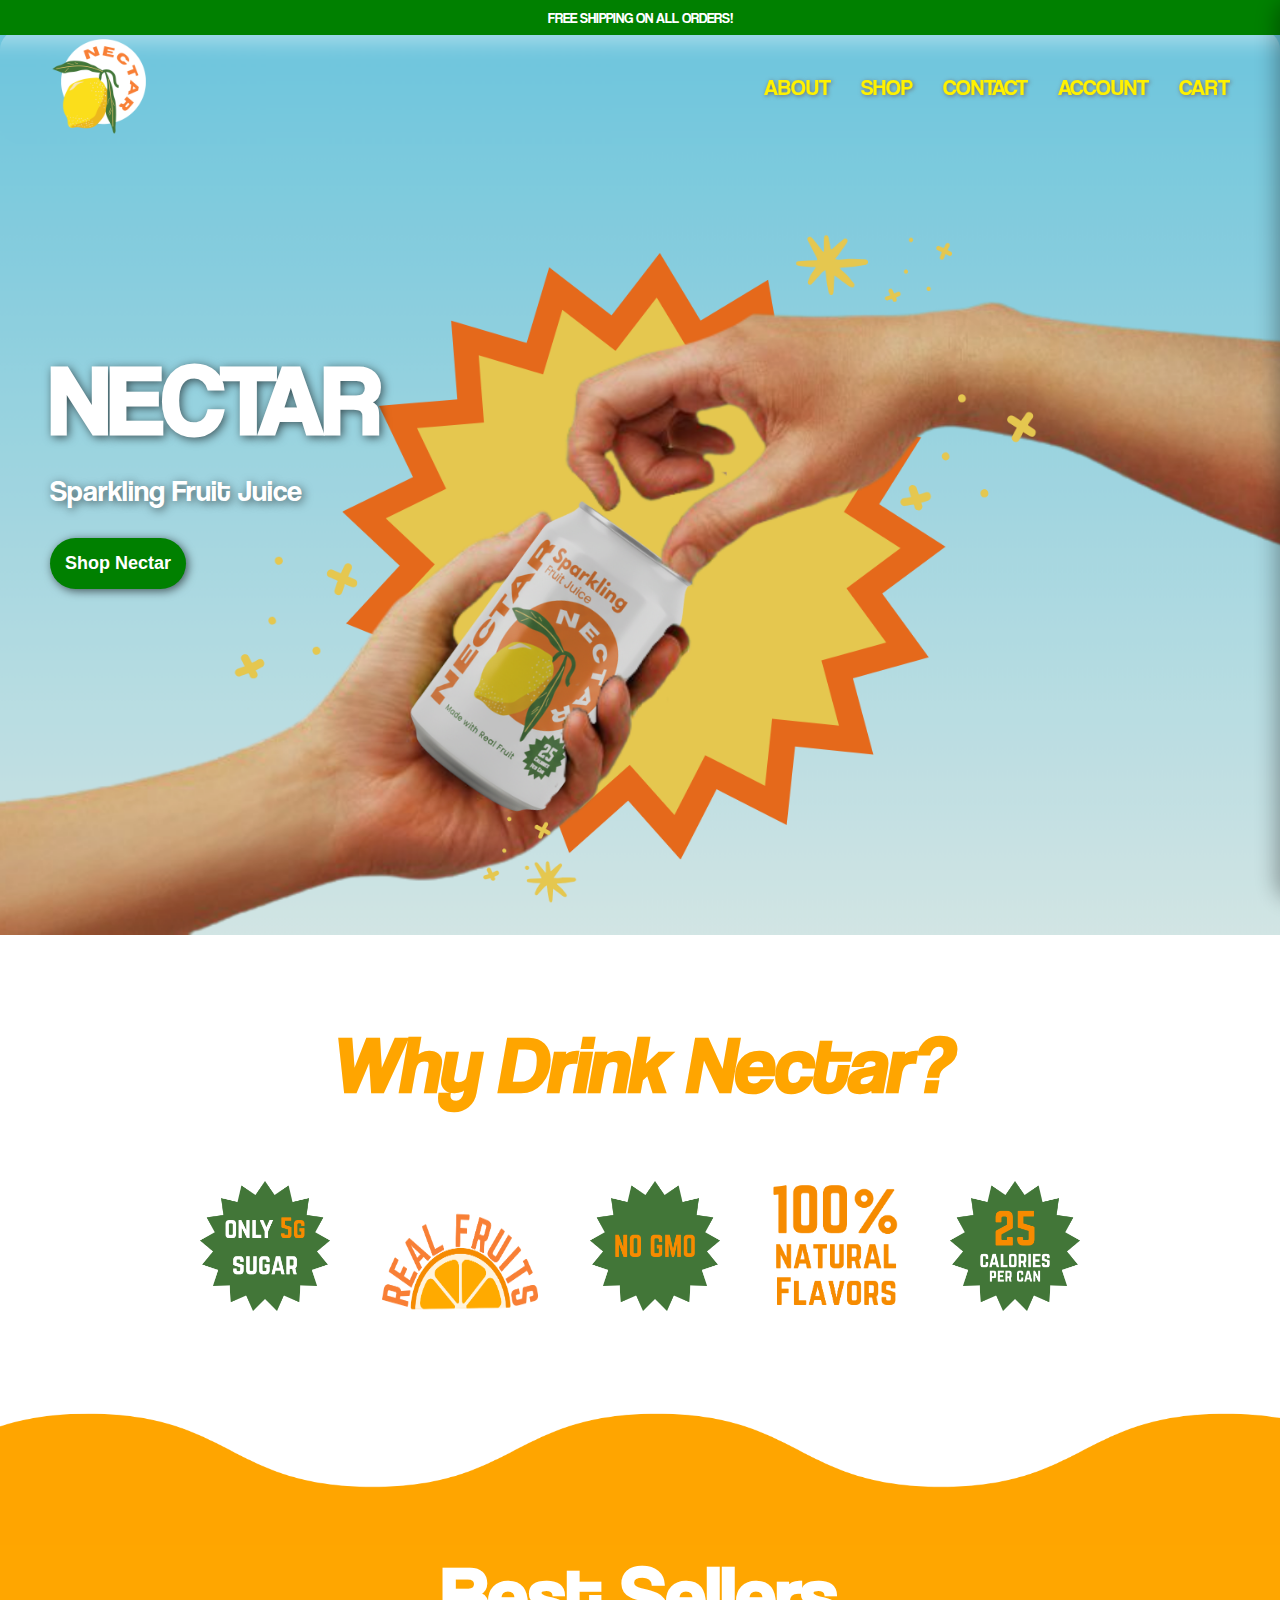
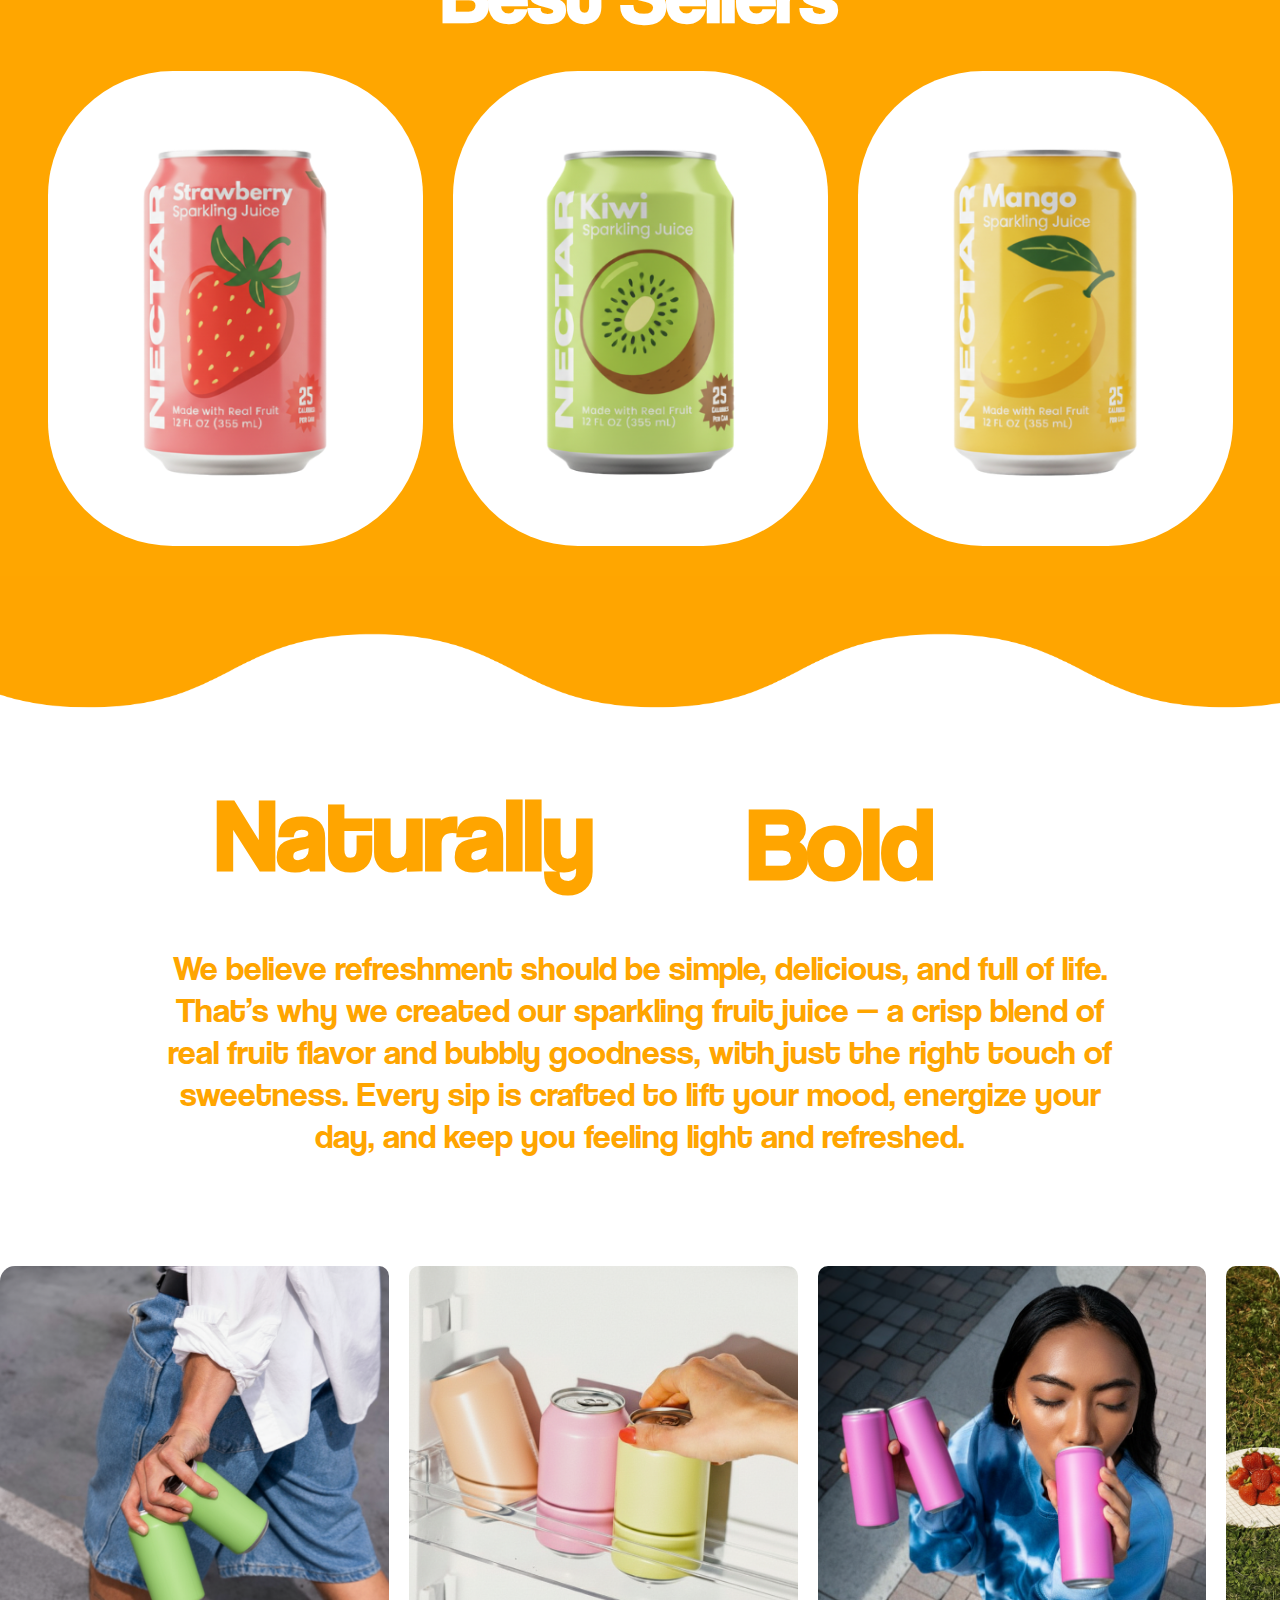
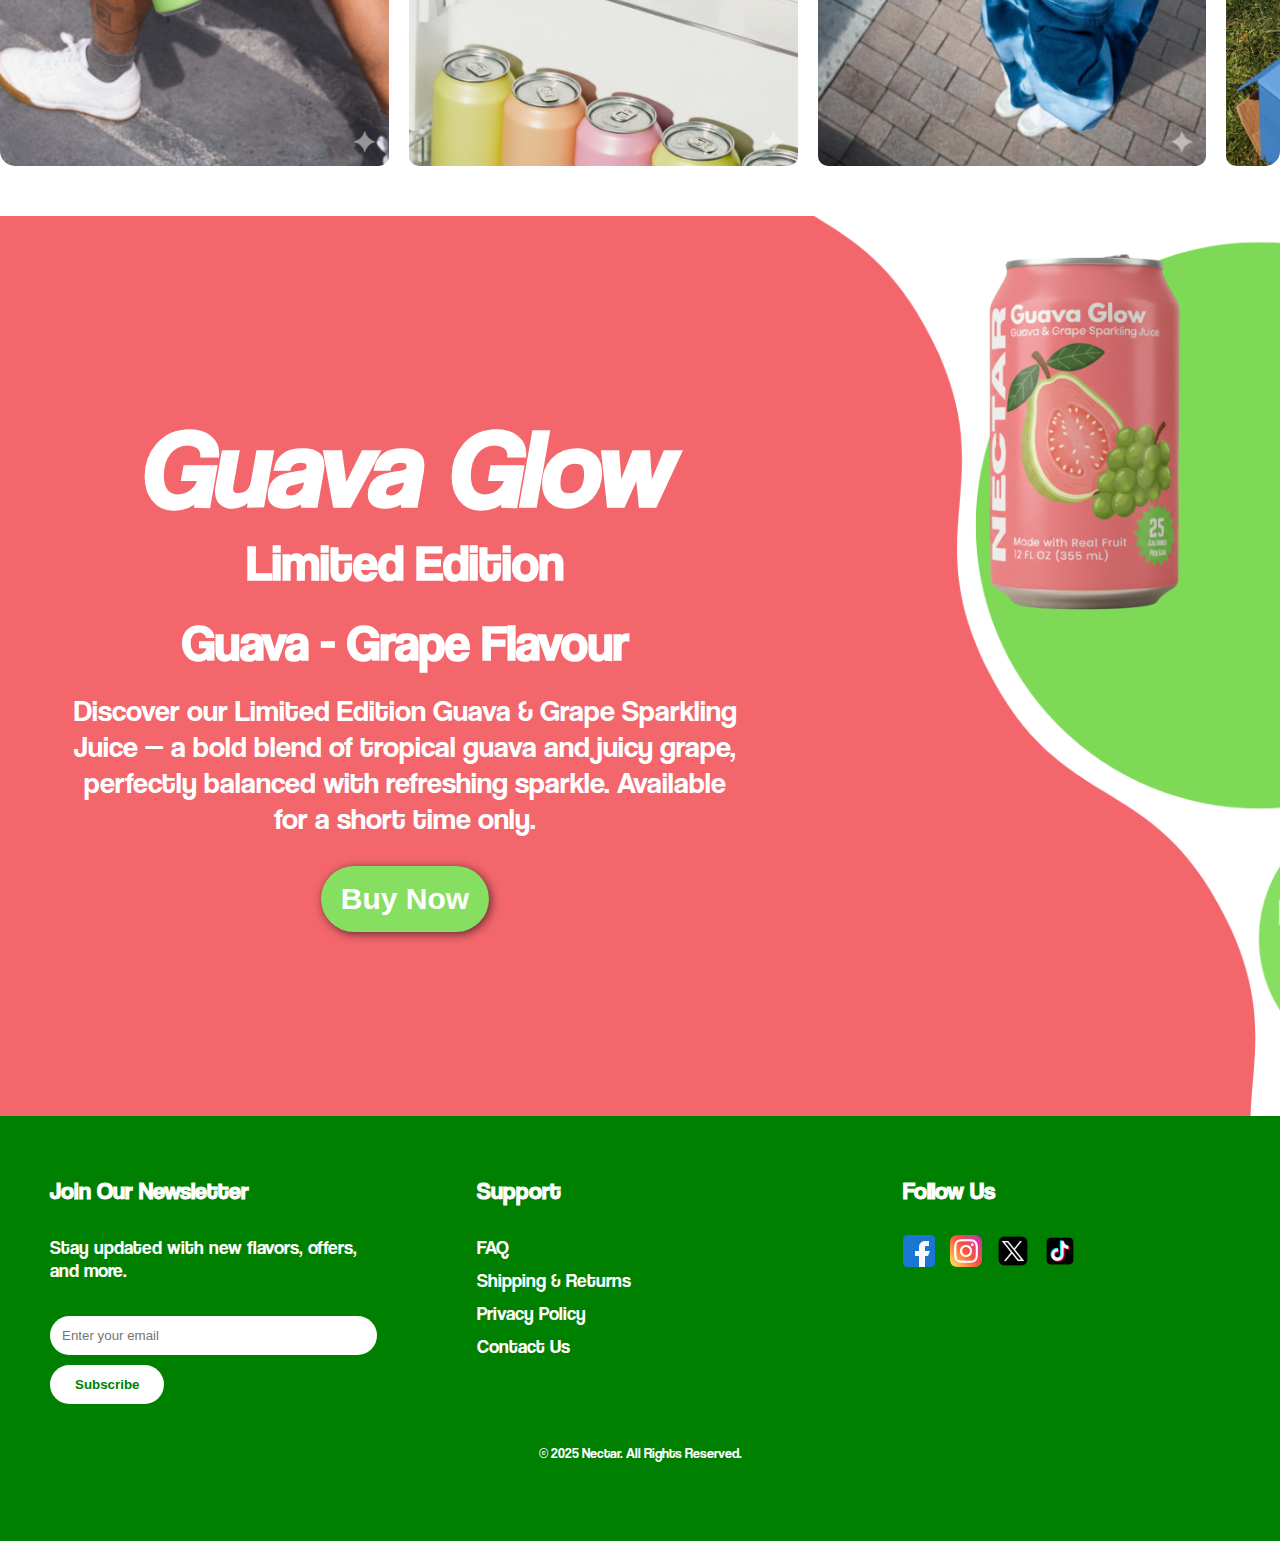
<file: index.html>
<!DOCTYPE html>
<html lang="en">
<head>
  <meta charset="UTF-8">
  <meta name="viewport" content="width=device-width, initial-scale=1.0">
  <title>NECTAR</title>
  
  <link rel="icon" type="image/x-icon" href="favicon.ico">
  <!-- CSS -->
  <link rel="stylesheet" href="style.css">
</head>


<!-- Cart Sidebar -->
<div id="cartSidebar" class="cart-sidebar">
  <div class="cart-header">
    <h2>Your Cart</h2>
    <span class="close-btn" onclick="closeCart()">&times;</span>
  </div>
  <div class="cart-items">
    <p>Your cart is empty.</p>
  </div>
  <div class="cart-footer">
    <button class="checkout-btn">Checkout</button>
  </div>
</div>

<!-- Overlay -->
<div id="cartOverlay" class="cart-overlay" onclick="closeCart()"></div>

<body>

  <!-- Top Bar -->
<div class="top-bar">
  <span class="scroll-text">FREE SHIPPING ON ALL ORDERS!</span>
</div>


  <!-- Navbar -->
  <nav>
  <div class="logo">
    <a href="index.html">
      <img src="images/logo2.png" href="index.html" alt="Nectar Logo">
    </a>
  </div>

  <!-- Main menu -->
  <ul id="mobileMenu">
    <li><a href="index.html#trim2">ABOUT</a></li>
    <li><a href="shop.html">SHOP</a></li>
    <li><a href="contact.html">CONTACT</a></li>
    <li><a href="account.html">ACCOUNT</a></li>
    <li><a href="cart.html">CART</a></li>
  </ul>

  <!-- Hamburger button -->
  <div class="hamburger" onclick="toggleMenu()">
    <div></div>
    <div></div>
    <div></div>
  </div>
</nav>

<!-- Overlay -->
<div id="cartOverlay" class="cart-overlay" onclick="closeCart()"></div>


  <!-- Hero Section -->
  <section class="hero">
    <div class="hero-text">
      <h1>NECTAR</h1>
      <p>Sparkling Fruit Juice</p>
      <button>Shop Nectar</button>
    </div>
  </section>

  <section class="content">

    <h1 class="img-title">Why Drink Nectar?</h1>

    <!-- Fun Facts -->
    <div class="img-facts">
      <img src="images/fact3.png" alt="No GMO">
      <img src="images/fact1.png" alt="Real Fruits" id="Real-Fruits">
      <img src="images/fact2.png" alt="Only 5g Sugar">
      <img src="images/fact5.png" alt="Natural Flavors">
      <img src="images/fact4.png" alt="25 Calories">
    </div>

    <div class="trim">
    <img src="images/trim1.png" id="trim1">
    </div>

    <section>

  <div class="image-container">
    <h1>Best Sellers</h1>
    <div class="drinks">
      
      <!-- Product 1 -->
      <div class="product">
        <img src="images/1.png" alt="Main Image" class="main-img">
        <img src="images/2.png" alt="Hover Image" class="hover-img">
        <button class="add-to-cart">Add to Cart</button>
        <p>Strawberry Sparkling Soda is a refreshing, bubbly drink 
          bursting with the sweet and tangy flavor of ripe strawberries. 
          Light, fizzy, and crisp, it’s the perfect balance of fruity sweetness 
          and sparkling refreshment.
        </p>
      </div>

      <!-- Product 2 -->
      <div class="product">
        <img src="images/3.png" alt="Main Image" class="main-img">
        <img src="images/4.png" alt="Hover Image" class="hover-img">
        <button class="add-to-cart">Add to Cart</button>
        <p>Kiwi Sparkling Soda is a zesty, invigorating drink with the bright, 
          tropical flavor of fresh kiwi. Lightly sweet with a crisp fizz, 
          it delivers a refreshing burst of tangy green goodness.
        </p>
      </div>

      <!-- Product 3 -->
      <div class="product">
        <img src="images/5.png" alt="Main Image" class="main-img">
        <img src="images/6.png" alt="Hover Image" class="hover-img">
        <button class="add-to-cart">Add to Cart</button>
        <p>Mango Sparkling Soda is a tropical delight, blending the juicy 
          sweetness of ripe mango with a crisp, bubbly fizz. Smooth, fruity, 
          and refreshing, it’s sunshine in every sip.
        </p>
      </div>

    </div>
  </div>
</section>

    <div class="trim2">
    <img src="images/trim2.png" id="trim2">
    </div>

<section class="quote" id="quote">
  Naturally 
  <span class="flip-container">
    <span class="flip-words">
      <span>Bold</span>
      <span>Refreshing</span>
      <span>Nectar</span>
    </span>
  </span>
</section>



<div class="about">
      <p>
        We believe refreshment should be simple, delicious, and full of life. 
        That’s why we created our sparkling fruit juice — a crisp blend of real fruit flavor and bubbly goodness, 
        with just the right touch of sweetness. Every sip is crafted to lift your mood, energize your day, 
        and keep you feeling light and refreshed.
      </p>
    </div>

    <div class="carousel">
  <div class="carousel-track">
    <img src="images/carousel1.png" alt="Photo 1">
    <img src="images/carousel2.png" alt="Photo 2">
    <img src="images/carousel3.png" alt="Photo 3">
    <img src="images/carousel4.png" alt="Photo 4">
    <img src="images/carousel5.png" alt="Photo 5">

    <!-- duplicate images for seamless loop -->

        <img src="images/carousel1.png" alt="Photo 1">
    <img src="images/carousel2.png" alt="Photo 2">
    <img src="images/carousel3.png" alt="Photo 3">
    <img src="images/carousel4.png" alt="Photo 4">
    <img src="images/carousel5.png" alt="Photo 5">

  </div>
</div>

<section class="shape-hero">
  <img src="images/limited-edition1.png" alt="Decorative shape" class="hero-bg">

  <div class="hero-content">
    <h1>Guava Glow</h1>
    <h2>Limited Edition</h2>
    <h2>Guava - Grape Flavour</h2>
    <p>Discover our Limited Edition Guava & Grape Sparkling Juice — 
      a bold blend of tropical guava and juicy grape, 
      perfectly balanced with refreshing sparkle. Available for a short time only.

    </p>
    <button class="shape-buynow">Buy Now</button>
  </div>

  <div class="hero-image">
    <img src="images/guava-grape.png" alt="Can">
  </div>
</section>


</section>
      </div>
    </div>
  </div>

<footer class="footer">
  <div class="footer-container">

    <!-- Newsletter -->
    <div class="footer-newsletter">
      <h2>Join Our Newsletter</h2>
      <p>Stay updated with new flavors, offers, and more.</p>
      <form class="newsletter-form">
        <input type="email" placeholder="Enter your email" required>
        <button type="submit">Subscribe</button>
      </form>
    </div>

    <!-- Support -->
    <div class="footer-support">
      <h2>Support</h2>
      <ul>
        <li><a href="#">FAQ</a></li>
        <li><a href="#">Shipping & Returns</a></li>
        <li><a href="#">Privacy Policy</a></li>
        <li><a href="#">Contact Us</a></li>
      </ul>
    </div>

    <!-- Socials -->
    <div class="footer-socials">
      <h2>Follow Us</h2>
      <div class="social-icons">
        <a href="#"><img src="images/facebook.png" alt="Facebook"></a>
        <a href="#"><img src="images/instagram.png" alt="Instagram"></a>
        <a href="#"><img src="images/twitter.png" alt="Twitter"></a>
        <a href="#"><img src="images/tiktok.png" alt="TikTok"></a>
      </div>
    </div>

  </div>

  <div class="footer-bottom">
    <p>&copy; 2025 Nectar. All Rights Reserved.</p>
  </div>
</footer>





</body>
</html>

 <script src="script.js"></script>
</file>
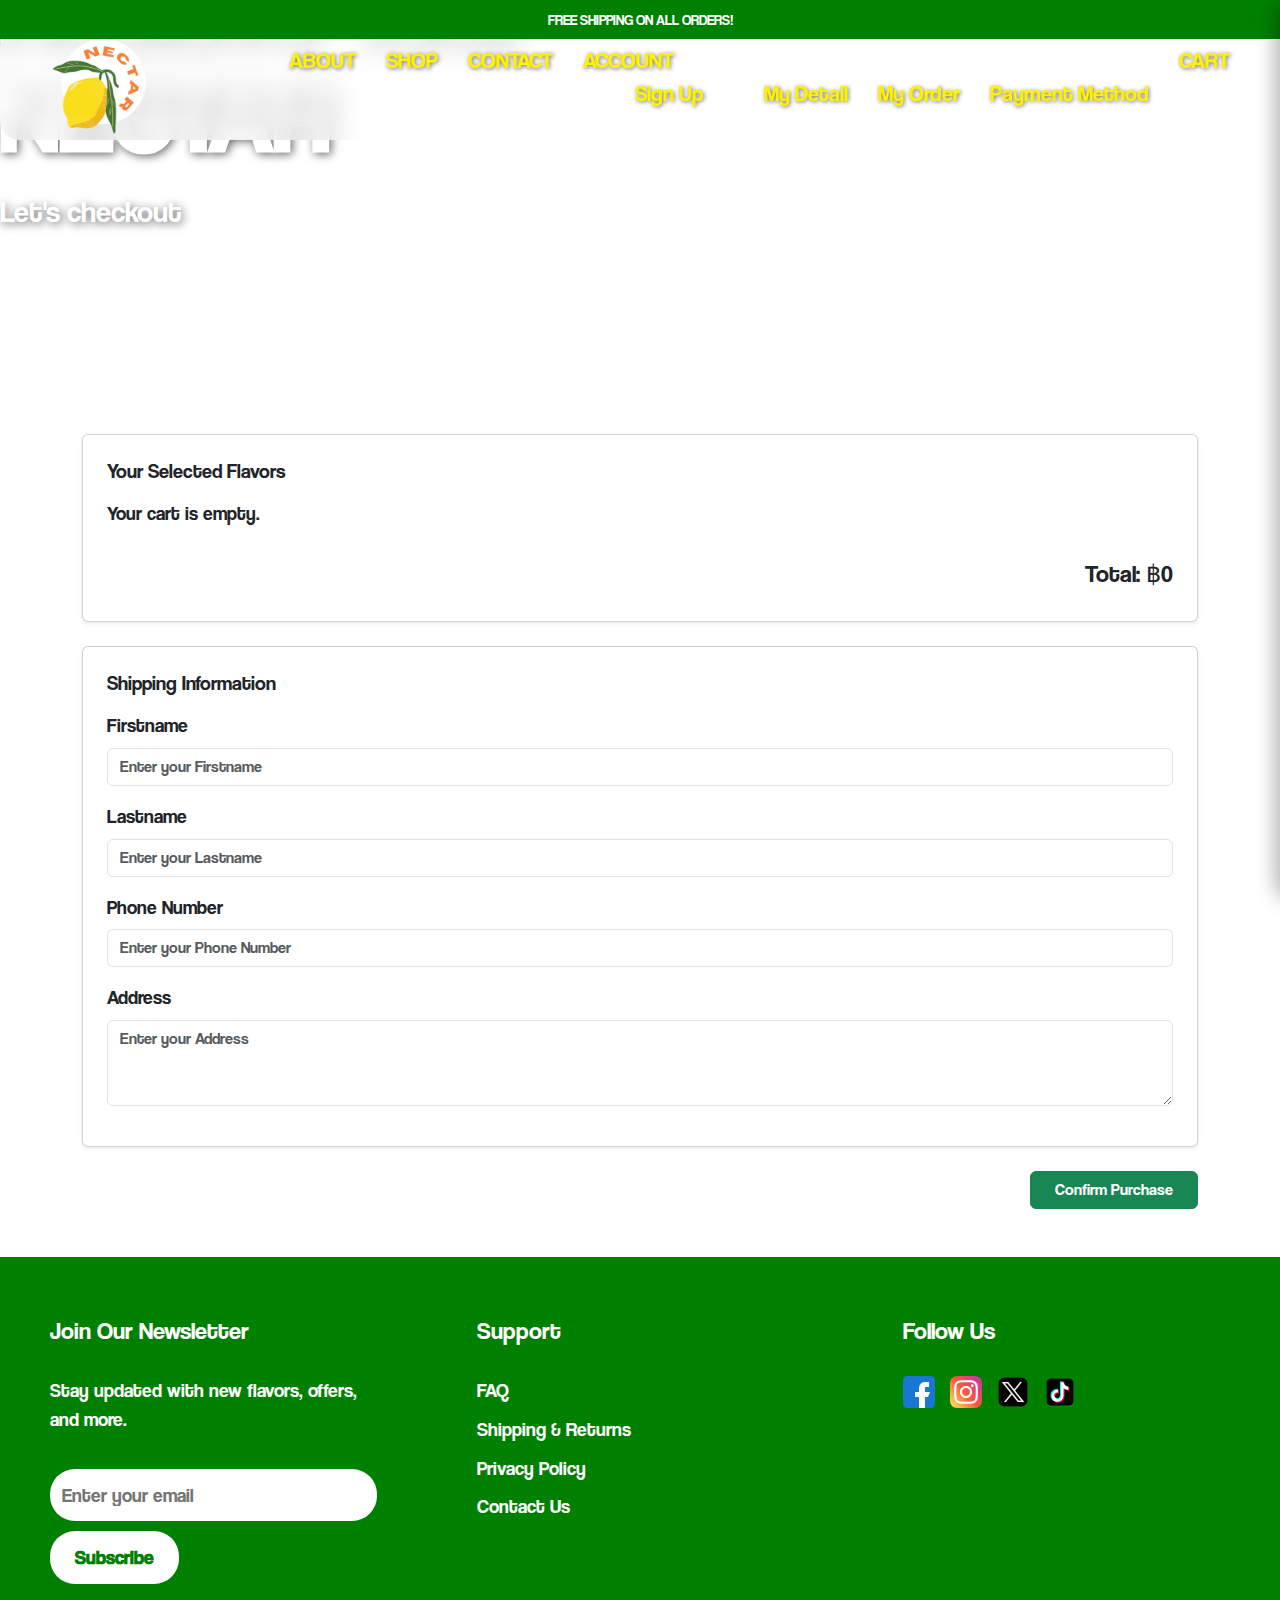
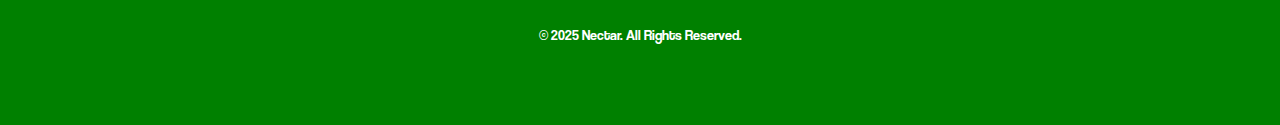
<file: checkout.html>
<!DOCTYPE html>
<html lang="en">
<head>
  <meta charset="UTF-8" />
  <meta name="viewport" content="width=device-width, initial-scale=1.0"/>
    <link rel="icon" type="image/x-icon" href="images/favicon.png" />
    <link href="https://cdn.jsdelivr.net/npm/bootstrap@5.3.2/dist/css/bootstrap.min.css" rel="stylesheet" />
    <link rel="stylesheet" href="style.css" />

  <title>NECTAR - Checkout</title>

</head>



<body>

<section class="header-elements">
  <!-- Cart Sidebar -->
  <div id="cartSidebar" class="cart-sidebar">
    <div class="cart-header">
      <h2>Your Cart</h2>
      <span class="close-btn" onclick="closeCart()">&times;</span>
    </div>
    <div class="cart-items">
      <p>Your cart is empty.</p>
    </div>
    <div class="cart-footer">
      <button class="checkout-btn" onclick="goToCheckout()">Checkout</button>
    </div>
  </div>

  <!-- Overlay -->
  <div id="cartOverlay" class="cart-overlay" onclick="closeCart()"></div>

  <!-- Top Bar -->
  <div class="top-bar">
    <span class="scroll-text">FREE SHIPPING ON ALL ORDERS!</span>
  </div>

  <!-- Navbar (start) -->
  <nav>

    <div class="logo">
      <a href="index.html">
        <img src="images/logo2.png" href="index.html" alt="Nectar Logo">
      </a>
    </div>

    <!-- Main Menu -->
    <ul id="mobileMenu">
      <li><a href="index.html#trim2">ABOUT</a></li>
      <li><a href="shop.html">SHOP</a></li>
      <li><a href="contact.html">CONTACT</a></li>

      <li class="account-menu">
        <a href="#">ACCOUNT</a>
        <ul class="dropdown">
          <li><a href="signup.html" id="signupButton">Sign Up</a></li>
          <hr>
          <li><a href="detail.html">My Detail</a></li>
          <li><a href="order.html">My Order</a></li>
          <li><a href="payment.html">Payment Method</a></li>
        </ul>
      </li>
      <li><a href="cart.html">CART</a></li>
    </ul>

    <!-- Hamburger Button -->
    <div class="hamburger" onclick="toggleMenu()">
      <div></div>
      <div></div>
      <div></div>
    </div>

  </nav>
  <!-- Navbar (end) -->
</section>


<!-- Checkout Hero Section -->
<section class="checkout-hero">
  <div class="hero-text">
    <h1>Recieve Your NECTAR</h1>
      <p>Let's checkout</p>
  </div>
</section>



<!-- Checkout Section -->
<div class="container my-5">
  <h2 class="text-center mb-4">Checkout</h2>

  <!-- Cart Summary -->
  <div class="card p-4 shadow-sm mb-4">
    <h5 class="mb-3">Your Selected Flavors</h5>
    <div id="checkoutItems"></div>
    <div class="text-end mt-3">
      <h4>Total: ฿<span id="checkoutTotal">0</span></h4>
    </div>
  </div>

  <!-- Shipping Info -->
  <div class="card p-4 shadow-sm mb-4">
    <h5 class="mb-3">Shipping Information</h5>
    <div class="mb-3">
      <label for="name" class="form-label">Firstname</label>
      <input type="text" id="name" class="form-control" placeholder="Enter your Firstname" required>
    </div>
    <div class="mb-3">
      <label for="name" class="form-label">Lastname</label>
      <input type="text" id="lastname" class="form-control" placeholder="Enter your Lastname" required>
    </div>
    <div class="mb-3">
      <label for="name" class="form-label">Phone Number</label>
      <input type="text" id="tel" class="form-control" placeholder="Enter your Phone Number" required>
    </div>
    <div class="mb-3">
      <label for="address" class="form-label">Address</label>
      <textarea id="address" class="form-control" rows="3" placeholder="Enter your Address" required></textarea>
    </div>
  </div>

  <!-- Confirm Button & Order Name -->
  <div class="text-end">
    <button class="btn btn-success px-4" onclick="confirmCheckout()">Confirm Purchase</button>
    <div id="orderNameDisplay" class="alert alert-info d-none mt-3"></div>
  </div>
</div>



<footer class="footer">
  <!-- Footer -->
  <div class="footer-container">
    <!-- Newsletter -->
    <div class="footer-newsletter">
      <h2>Join Our Newsletter</h2>
        <p>Stay updated with new flavors, offers, and more.</p>
        <form class="newsletter-form" onsubmit="newsletter()">
          <input type="email" placeholder="Enter your email" id="footer-email" required>
          <button type="submit">Subscribe</button>
        </form>
    </div>
    <!-- Support -->
    <div class="footer-support">
      <h2>Support</h2>
        <ul>
          <li><a href="#">FAQ</a></li>
          <li><a href="#">Shipping & Returns</a></li>
          <li><a href="#">Privacy Policy</a></li>
          <li><a href="contact.html">Contact Us</a></li>
        </ul>
    </div>
    <!-- Socials -->
    <div class="footer-socials">
      <h2>Follow Us</h2>
        <div class="social-icons">
          <a href="#"><img src="images/facebook.png" alt="Facebook"></a>
          <a href="#"><img src="images/instagram.png" alt="Instagram"></a>
          <a href="#"><img src="images/twitter.png" alt="Twitter"></a>
          <a href="#"><img src="images/tiktok.png" alt="TikTok"></a>
        </div>
    </div>
  </div>

  <div class="footer-bottom">
    <p>&copy; 2025 Nectar. All Rights Reserved.</p>
  </div>
</footer>
  
<!-- JS SCRIPT -->
<script src="js/script.js"></script>

<script>
  function getCart() {
    return JSON.parse(localStorage.getItem('cart')) || [];
  }

  function renderCheckout() {
    const container = document.getElementById('checkoutItems');
    const totalDisplay = document.getElementById('checkoutTotal');
    const cart = getCart();
    let total = 0;

    if (cart.length === 0) {
      container.innerHTML = "<p>Your cart is empty.</p>";
      totalDisplay.textContent = "0";
      return;
    }

    container.innerHTML = '';
    cart.forEach(item => {
      const itemTotal = item.price * item.quantity;
      total += itemTotal;

      const div = document.createElement('div');
      div.className = "d-flex justify-content-between align-items-center p-2 mb-2 border rounded";
      div.innerHTML = `
        <div>
          <span class="fw-bold text-primary">Flavor: ${item.name}</span>
          <span class="text-muted ms-2">฿${item.price} × ${item.quantity}</span>
        </div>
        <div><strong>฿${itemTotal}</strong></div>
      `;
      container.appendChild(div);
    });

    totalDisplay.textContent = total;
  }

  function confirmCheckout() {
    const cart = getCart();
    if (cart.length === 0) {
      alert("Your cart is empty. Please add items before confirming your purchase.");
      return;
    }

    const name = document.getElementById('name').value.trim();
    const lastname = document.getElementById('lastname').value.trim();
    const address = document.getElementById('address').value.trim();
    const tel = document.getElementById('tel').value.trim();
    const orderNameDisplay = document.getElementById('orderNameDisplay');

    if (!name || !lastname || !address || !tel) {
      alert("Please fill out all required fields before confirming.");
      return;
    }

    alert(`Thank you for your purchase, ${name} ${lastname}!\nYour order will be shipped to:\n${address}\nPhone: ${tel}`);

    localStorage.removeItem('cart');
    renderCheckout();

    document.getElementById('name').value = '';
    document.getElementById('lastname').value = '';
    document.getElementById('address').value = '';
    document.getElementById('tel').value = '';

    orderNameDisplay.textContent = `Order confirmed for ${name} ${lastname}`;
    orderNameDisplay.classList.remove('d-none');
  }

  document.addEventListener('DOMContentLoaded', renderCheckout);
</script>

</body>
</html>
</file>
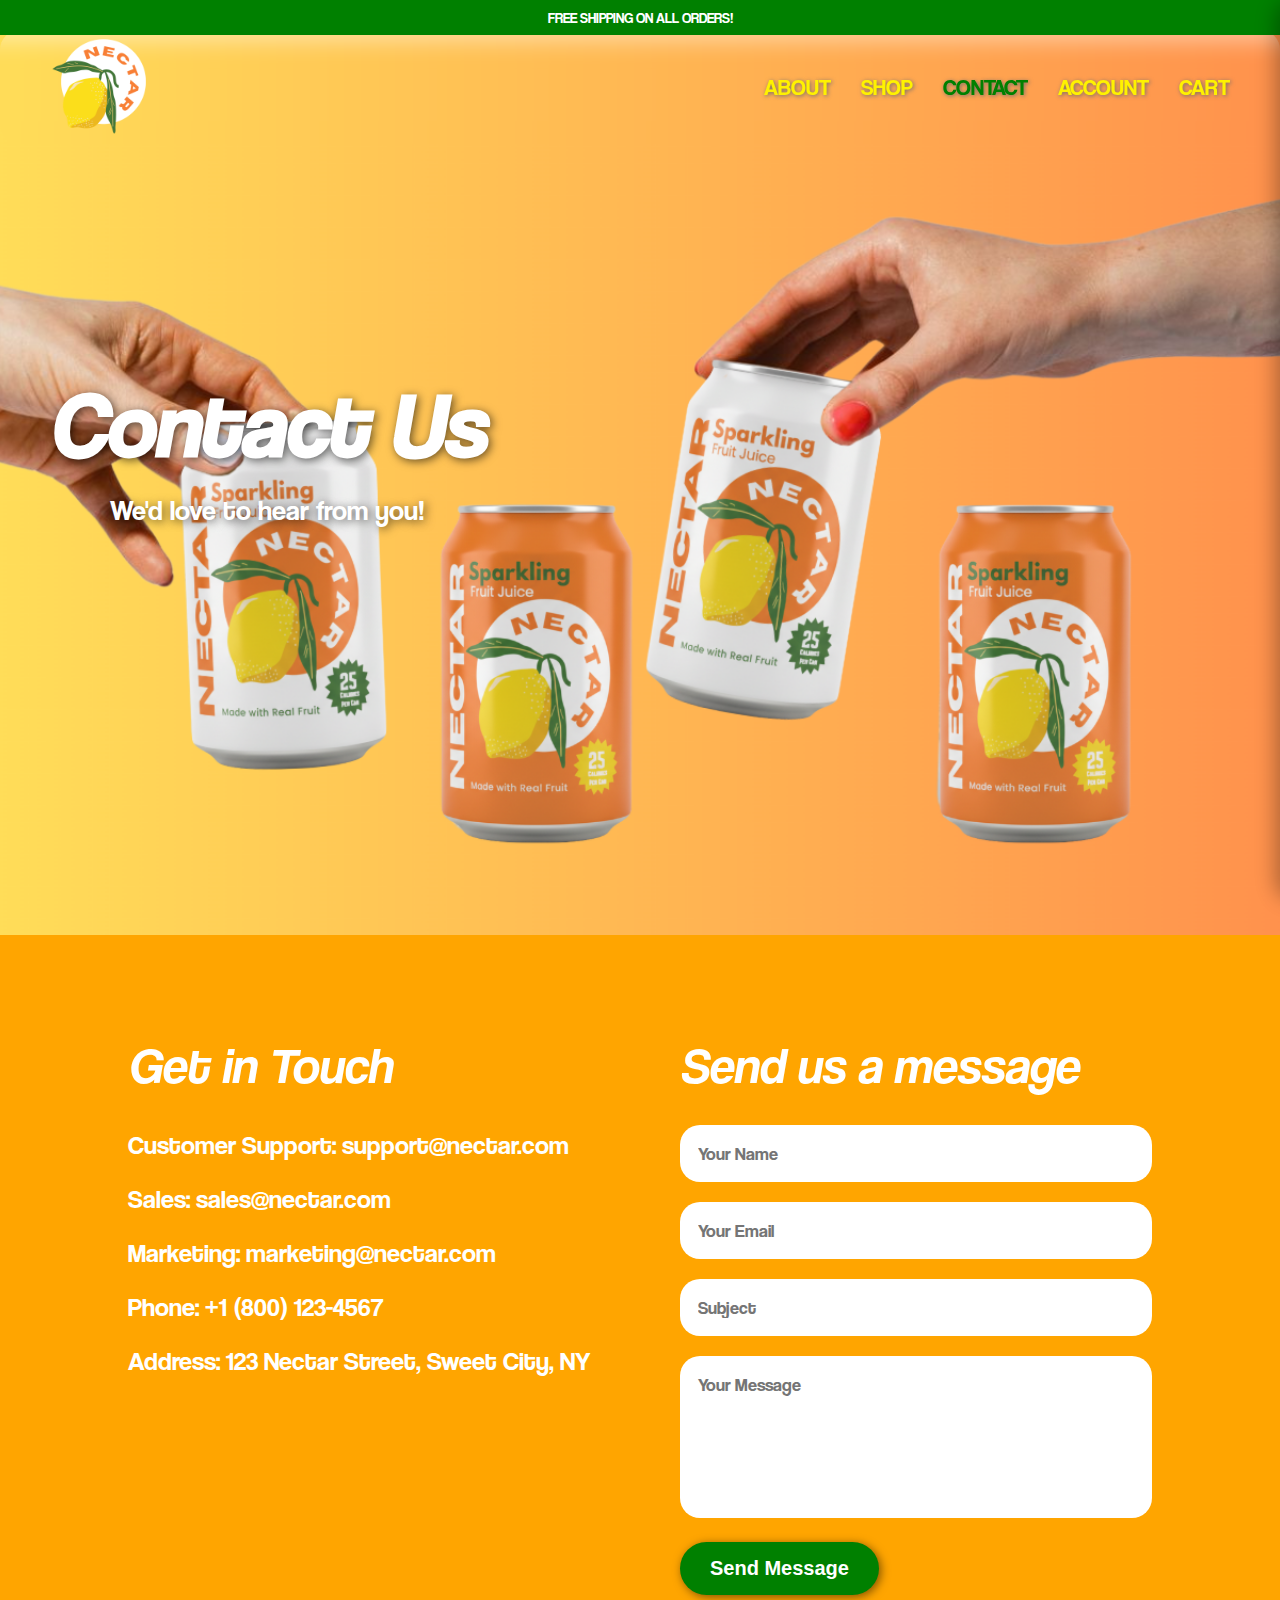
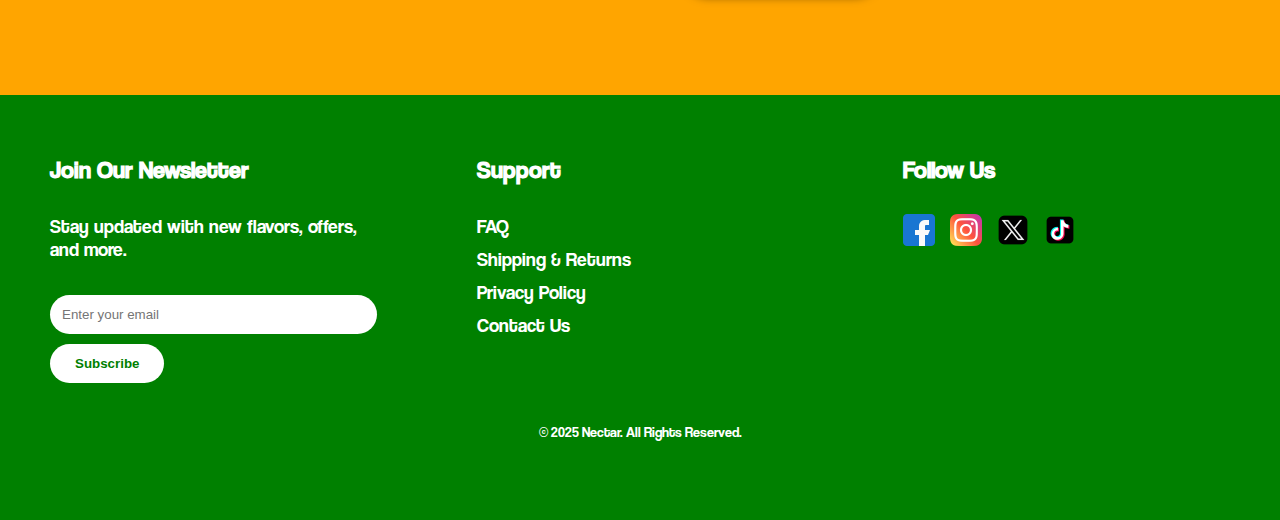
<file: contact.html>
<!DOCTYPE html>
<html lang="en">
<head>
  <meta charset="UTF-8">
  <meta name="viewport" content="width=device-width, initial-scale=1.0">
  <title>Contact - NECTAR</title>
  <link rel="stylesheet" href="style.css">
  <link rel="icon" type="image/x-icon" href="favicon.ico">
</head>


<!-- Cart Sidebar -->
<div id="cartSidebar" class="cart-sidebar">
  <div class="cart-header">
    <h2>Your Cart</h2>
    <span class="close-btn" onclick="closeCart()">&times;</span>
  </div>
  <div class="cart-items">
    <p>Your cart is empty.</p>
  </div>
  <div class="cart-footer">
    <button class="checkout-btn">Checkout</button>
  </div>
</div>

<body>

  <!-- Top Bar -->
  <div class="top-bar">
    <span class="scroll-text">FREE SHIPPING ON ALL ORDERS!</span>
  </div>

  <!-- Navbar -->
  <nav>
  <div class="logo">
    <a href="index.html">
      <img src="images/logo2.png" href="index.html" alt="Nectar Logo">
    </a>
  </div>

  <!-- Main menu -->
  <ul id="mobileMenu">
    <li><a href="index.html#trim2">ABOUT</a></li>
    <li><a href="shop.html">SHOP</a></li>
    <li><a href="contact.html" style="color: green;">CONTACT</a></li>
    <li><a href="account.html">ACCOUNT</a></li>
    <li><a href="cart.html">CART</a></li>
  </ul>

  <!-- Hamburger button -->
  <div class="hamburger" onclick="toggleMenu()">
    <div></div>
    <div></div>
    <div></div>
  </div>
</nav>

  <!-- Contact Hero Section -->
  <section class="contact-hero">
    <div class="hero-text">
      <h1>Contact Us</h1>
      <p>We'd love to hear from you!</p>
    </div>
  </section>

 <!-- Contact Section Split -->
<section class="contact-split">
  <!-- Left side: Contact info -->
  <div class="contact-info">
    <h2>Get in Touch</h2>
    <p><strong>Customer Support:</strong> support@nectar.com</p>
    <p><strong>Sales:</strong> sales@nectar.com</p>
    <p><strong>Marketing:</strong> marketing@nectar.com</p>
    <p><strong>Phone:</strong> +1 (800) 123-4567</p>
    <p><strong>Address:</strong> 123 Nectar Street, Sweet City, NY</p>
  </div>

  <!-- Right side: Contact form -->
  <div class="contact-form-container">
    <h2>Send us a message</h2>
    <form class="contact-form" action="#" method="POST">
      <input type="text" name="name" placeholder="Your Name" required>
      <input type="email" name="email" placeholder="Your Email" required>
      <input type="text" name="subject" placeholder="Subject" required>
      <textarea name="message" rows="6" placeholder="Your Message" required></textarea>
      <button type="submit">Send Message</button>
    </form>
  </div>
</section>

  <!-- Footer -->
  <footer class="footer">
    <div class="footer-container">

      <!-- Newsletter -->
      <div class="footer-newsletter">
        <h2>Join Our Newsletter</h2>
        <p>Stay updated with new flavors, offers, and more.</p>
        <form class="newsletter-form">
          <input type="email" placeholder="Enter your email" required>
          <button type="submit">Subscribe</button>
        </form>
      </div>

      <!-- Support -->
      <div class="footer-support">
        <h2>Support</h2>
        <ul>
          <li><a href="#">FAQ</a></li>
          <li><a href="#">Shipping & Returns</a></li>
          <li><a href="#">Privacy Policy</a></li>
          <li><a href="#">Contact Us</a></li>
        </ul>
      </div>

      <!-- Socials -->
      <div class="footer-socials">
        <h2>Follow Us</h2>
        <div class="social-icons">
          <a href="#"><img src="images/facebook.png" alt="Facebook"></a>
          <a href="#"><img src="images/instagram.png" alt="Instagram"></a>
          <a href="#"><img src="images/twitter.png" alt="Twitter"></a>
          <a href="#"><img src="images/tiktok.png" alt="TikTok"></a>
        </div>
      </div>

    </div>

    <div class="footer-bottom">
      <p>&copy; 2025 Nectar. All Rights Reserved.</p>
    </div>
  </footer>

  <script src="script.js"></script>
</body>
</html>
</file>
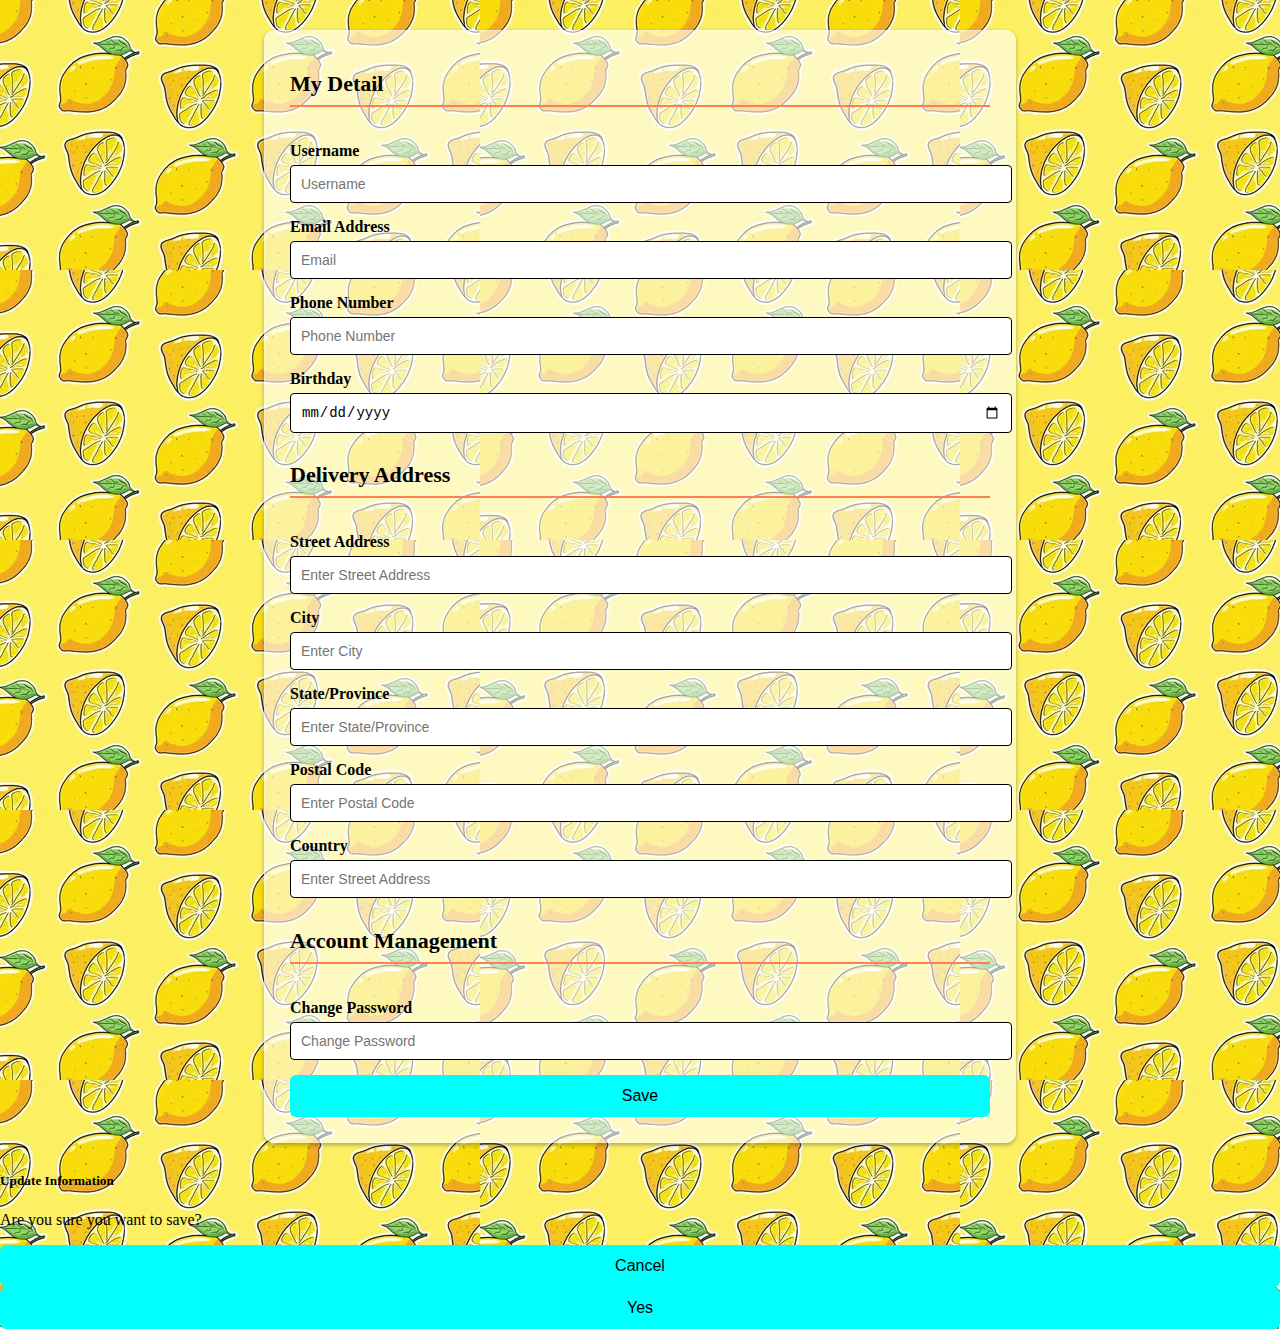
<file: detail.html>
<!DOCTYPE html>
<html lang="en">
<head>
    <meta charset="UTF-8">
    <meta name="viewport" content="width=device-width, initial-scale=1.0">
    <link rel="icon" type="image/x-icon" href="images/favicon.png" />
    <link href="https://cdn.jsdelivr.net/npm/bootstrap@5.3.8/dist/css/bootstrap.min.css" rel="stylesheet" integrity="sha384-sRIl4kxILFvY47J16cr9ZwB07vP4J8+LH7qKQnuqkuIAvNWLzeN8tE5YBujZqJLB" crossorigin="anonymous">
    <title>My Details</title>

    <style>
        body{
            
            margin: 0;
            padding: 0px;
            background: url("images/lemon.webp");
            
        }
        .personal-detail{
            max-width: 700px;
            margin: 30px auto;
            background: rgb(255,255,255,0.6);
            padding: 25px;
            border-radius: 10px;
            box-shadow: 0px 2px 4px rgba(0, 0, 0, 0.3);
            border: 1px solid rgb(255,255,255,0.3);
       

        }
        h1{
            font-family: 'Trebuchet MS';
            font-size:  22px;
            margin-bottom: 20px;
            border-bottom: 2px solid #ff7f50 ;
            padding-bottom: 8px;
            color: black;
            font-family: Georgia;
            font-weight: bold;
        }
        form{
            display: grid;
            grid-gap:15px;
        }
        .form-group{
            display: flex;
            flex-direction: column;
        }
        label{
            display: block;
            font-weight: bold;
            margin-bottom: 5px;
        }
        input{
            outline: none;
            width: 100%;
            padding: 10px;
            font-size: 14px;
            border: 1px solid black;
            border-radius: 4px;
        }
        button{
            background-color: aqua;
            color:black;
            padding: 12px;
            border: none;
            border-radius: 6px;
            font-size: 16px;
            cursor:pointer;
            width: 100%;
        }
        button:hover{
            background-color: aqua;
        }
        @media (max-width:600px){
            .personal-detail{
                padding: 20px;
            }
        }

    </style>
</head>
<body>

        <div class="personal-detail">
            <div id="detail">
                <form>
                    <h1>My Detail</h1>

                    <div class="required form-group ">
                        <label>Username</label>
                        <input type="text" id="username" placeholder="Username" required>
                    </div>

                    <div class="required form-group ">
                        <label>Email Address</label>
                        <input type="text" id="Email" placeholder="Email" required>
                    </div>

                    <div class="required form-group ">
                        <label>Phone Number</label>
                        <input type="text" id="phoneNumber" placeholder="Phone Number" required>
                    </div>

                    <div class="required form-group ">
                        <label>Birthday</label>
                        <input type="date" id="Birthday"  required>
                    </div>

                    <h1>Delivery Address</h1>

                        <div class="required form-group ">
                            <label>Street Address</label>
                            <input type="text" id="street" placeholder="Enter Street Address" required>
                        </div>

                        <div class="required form-group ">
                            <label>City</label>
                            <input type="text" id="city" placeholder="Enter City" required>
                        </div>

                        <div class="required form-group ">
                            <label>State/Province</label>
                            <input type="text" id="state" placeholder="Enter State/Province" required>
                        </div>

                        <div class="required form-group ">
                            <label>Postal Code</label>
                            <input type="text" id="postalCode" placeholder="Enter Postal Code" required>
                        </div>

                        <div class="required form-group ">
                            <label>Country</label>
                            <input type="text" id="country" placeholder="Enter Street Address" required>
                        </div>


                        <h1>Account Management</h1>
                        <div class="optional form-group ">
                            <label>Change Password</label>
                            <input type="password" id="passwords" placeholder="Change Password" optional >
                        </div>

                    
                        <button type="button" class="btn btn-primary" id="SaveChangeModal" data-bs-toggle="modal" data-bs-target="#savechangeModal">Save</button>
                </form>
            </div>
        </div>

        <div class="modal fade" id="savechangeModal" tabindex="-1">
            <div class="modal-dialog">
                <div class="modal-content">

                    <div class="modal-header">
                        <h5 class="modal-title">Update Information</h5>
                           
                    </div>

                    <div class="modal-body">
                         <p>Are you sure you want to save?</p>
                    </div>
                    <div class="modal-footer">
                        <button type="button" class="btn btn-secondary" data-bs-dismiss="modal">Cancel</button>
                        <button type="button" class="btn btn-primary" id="confirmSave">Yes</button>
                    </div>
                </div>
            </div>
        </div>
 
        <script src="https://cdn.jsdelivr.net/npm/bootstrap@5.3.8/dist/js/bootstrap.bundle.min.js" integrity="sha384-FKyoEForCGlyvwx9Hj09JcYn3nv7wiPVlz7YYwJrWVcXK/BmnVDxM+D2scQbITxI" crossorigin="anonymous"></script>        

</body>
</html>

<script>
window.onload = function(){

    document.getElementById("username").value =localStorage.getItem("user");
    document.getElementById("Email").value =localStorage.getItem("email");
    document.getElementById("phoneNumber").value = localStorage.getItem("phone");
    document.getElementById("Birthday").value = localStorage.getItem("birthday");
    document.getElementById("street").value = localStorage.getItem("street");
    document.getElementById("city").value = localStorage.getItem("city");
    document.getElementById("state").value = localStorage.getItem("state");
    document.getElementById("postalCode").value = localStorage.getItem("postalCode");
    document.getElementById("country").value = localStorage.getItem("country");

    

    document.getElementById('savechangeModal').addEventListener('shown.bs.modal', function(){
    document.getElementById('confirmSave').focus();
    
    })
};



    document.getElementById("confirmSave").onclick = function() {
      

        var Username=document.getElementById("username").value.trim();
        var Email=document.getElementById("Email").value.trim();
        var Phone=document.getElementById("phoneNumber").value.trim();
        var Birthday=document.getElementById("Birthday").value;
        var Street = document.getElementById("street").value.trim();
        var City = document.getElementById("city").value.trim();
        var State = document.getElementById("state").value.trim();
        var Postal = document.getElementById("postalCode").value.trim();
        var Country =document.getElementById("country").value.trim();
        var Password = document.getElementById("passwords").value;

        
        
        localStorage.setItem("username", Username);
        localStorage.setItem("email",Email);
        localStorage.setItem("phone",Phone);
        localStorage.setItem("birthday",Birthday);
        localStorage.setItem("street",Street);
        localStorage.setItem("city",City);
        localStorage.setItem("state",State);
        localStorage.setItem("postalCode",Postal);
        localStorage.setItem("country",Country);

        if(!Country || !Postal || !State || !City || !Street || !Birthday
            || !Phone || !Email || !Username) {
                alert("Please fill the form before save")
                return;
            }

        if(Password) localStorage.setItem("passwords",Password);
            alert("Details is update successfully!");
        
        var Modal = bootstrap.Modal.getInstance(document.getElementById('savechangeModal'));
        Modal.hide();

        setTimeout(function(){
            window.location = "index.html";
        },1000); 


};


</script>
</file>
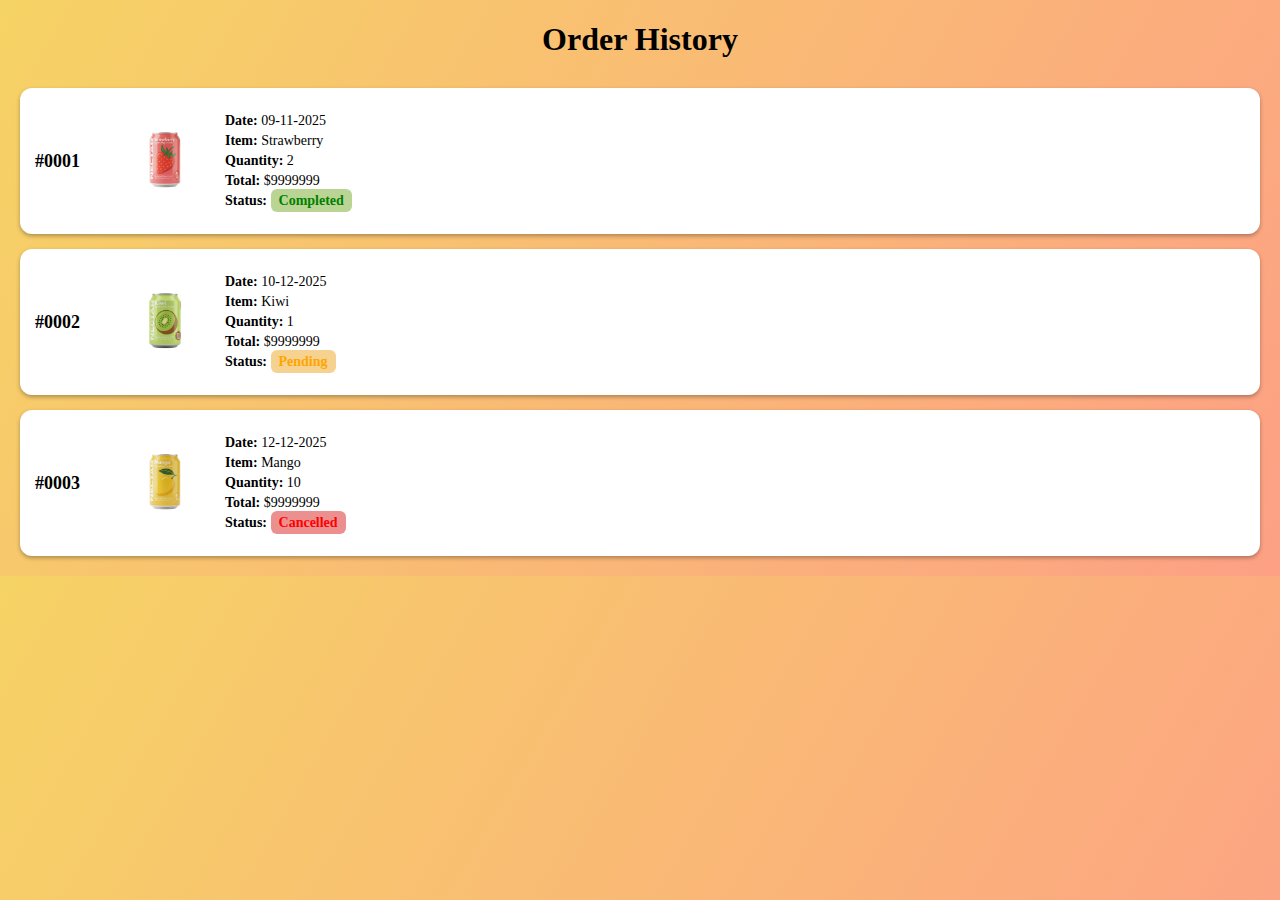
<file: order.html>
<!DOCTYPE html>
<html lang="en">
<head>
    <meta charset="UTF-8">
    <meta name="viewport" content="width=device-width, initial-scale=1.0">
    <link rel="icon" type="image/x-icon" href="images/favicon.png" />
    <title>My Order</title>

    <style>
        body{
            font-family:  Verdana;
            margin: 20px;
            background-image: linear-gradient(120deg, #f6d365 0%, #fda085 100%);
        }
        h1{
            text-align: center;
            color: black;
            margin-bottom: 30px;
        }
        .status-completed{
            color: green;
            font-weight: bold;
            background: rgb(186, 212, 148);
            padding: 4px 8px;
            border-radius: 6px;
        }
        .status-pending{
            color:orange;
            font-weight: bold;
            background: rgb(245, 210, 144);
            padding: 4px 8px;
            border-radius: 6px;
        }
        .status-cancelled{
            color: red;
            font-weight: bold;
            background: rgb(235, 143, 143);
            padding: 4px 8px;
            border-radius: 6px;
        }
        .order-id{
            font-weight: bold;
            font-size: 18px;
            margin-right: 20px;
            width: 70px;
            color: black;
        }
        .order-card{
            display: flex;
            align-items: center;
            background: white;
            border-radius: 12px;
            padding: 15px;
            box-shadow: 0px 2px 4px rgba(0, 0, 0, 0.3);
            margin-bottom: 15px;
            transition: transform 0.2s;
            box-shadow: 0.2s;
        
        }
        .order-card:hover{
            transform: translateY(-5px);
            box-shadow: 0px 6px 18px rgba(0,0,0,0.15);
        }
        .order-image img{
            width: 80px;
            height: 80px;
            object-fit: cover;
            border-radius: 10px;
            margin-right: 20px;
        }
        .order-item p{
            margin: 4px 0;
            font-size: 14px;
            color: black;
        }
          @media(max-width:600px){
            .order-card{
                flex-direction: column;
                align-items: flex-start;
            }
            .order-id{
                margin-bottom: 10px;
            }
            .order-image{
                margin-bottom: 10px;
            }

        
       }
        
    </style>
</head>
<body>

    <h1>Order History</h1>

                <div class="order-card">
                         <span class="order-id">#0001</span>
                        <div class="order-image">
                            <p><img src="images/1.png" alt="Nectar"></p>
                        </div>
                        <div class="order-item">
                            <p><strong>Date: </strong>09-11-2025</p>
                            <p><strong>Item: </strong>Strawberry</p>
                            <p><strong>Quantity: </strong>2</p>
                            <p><strong>Total: </strong>$9999999</p>
                            <p><strong>Status:</strong> <span class="status-completed">Completed</span></p>
                            
                       </div>
                    
                </div>
                <div class="order-card">
                    
                         <span class="order-id">#0002</span>
                        <div class="order-image">
                            <p><img src="images/3.png" alt="Nectar"></p>
                        </div>
                        <div class="order-item">
                            <p><strong>Date: </strong>10-12-2025</p>
                            <p><strong>Item: </strong>Kiwi</p>
                            <p><strong>Quantity: </strong>1</p>
                            <p><strong>Total: </strong>$9999999</p>
                            <p><strong>Status:</strong> <span class="status-pending">Pending</span></p>
                            
                       </div>
                    
                </div>
               <div class="order-card">
                   
                         <span class="order-id">#0003</span>
                        <div class="order-image">
                            <p><img src="images/5.png" alt="Nectar"></p>
                        </div>
                        <div class="order-item">
                            <p><strong>Date: </strong>12-12-2025</p>
                            <p><strong>Item: </strong>Mango</p>
                            <p><strong>Quantity: </strong>10</p>
                            <p><strong>Total: </strong>$9999999</p>
                            <p><strong>Status:</strong> <span class="status-cancelled">Cancelled</span></p>
                            
                       </div>
                    
                </div>
                
    </body>
</html>
</file>
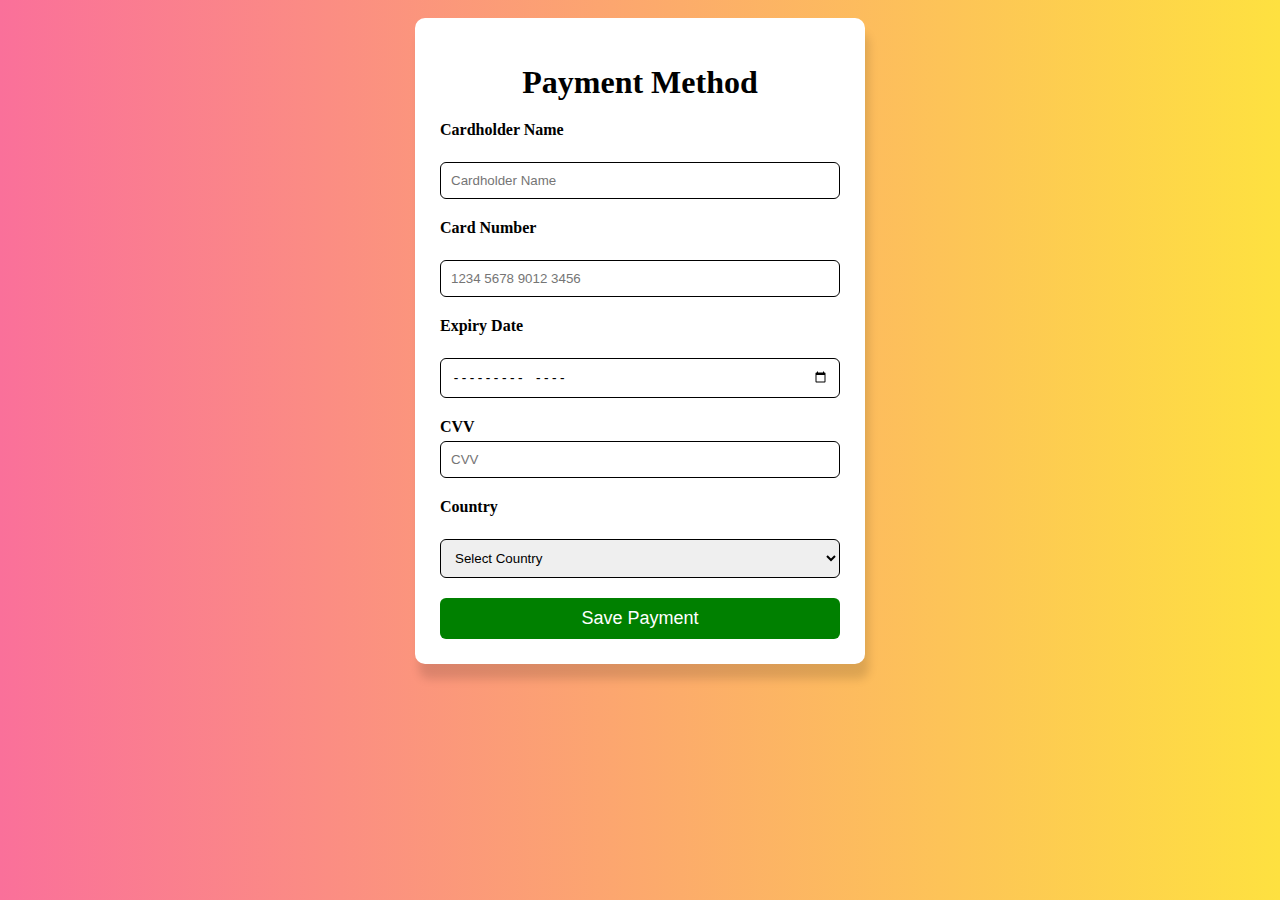
<file: payment.html>
<!DOCTYPE html>
<html lang="en">
<head>
    <meta charset="UTF-8">
    <meta name="viewport" content="width=device-width, initial-scale=1.0">
    <link rel="icon" type="image/x-icon" href="images/favicon.png" />
    <title>Payment Method</title>

    <style>
       body{

        font-family: 'Gill Sans';
        background-image: linear-gradient(to right, #fa709a 0%, #fee140 100%);
        padding: 10px;
       }
       .payment-container{
        background: white;
        max-width: 400px;
        margin: auto;
        padding: 25px;
        border-radius: 10px;
        box-shadow: 4px 15px 10px rgba(0,0,0,0.13);

       }
       .payment-container h1{
        text-align: center;
        margin-bottom: 20px;
        color: black;
       }
       label{
        display: block;
        margin-top: 20px;
        font-weight: bold;
        color: black;
       }
       input{
        width: 100%;
        padding: 10px;
        margin-top: 5px;
        border: 1px solid black;
        border-radius: 6px;
        box-sizing: border-box;
        
       }
       select{
         width: 100%;
        padding: 10px;
        margin-top: 5px;
        border: 1px solid black;
        border-radius: 6px;
        box-sizing: border-box;
        
       }
       input:focus, select:focus{
        border-color: rgb(255, 4, 0);
        outline: none;
       }
       button{
        margin-top: 20px;
        padding: 10px;
        width: 100%;
        background: green;
        border: none;
        color: white;
        font-size: 18px;
        border-radius: 6px;
        cursor: pointer;

       }
       button:hover{
        background: green;
       }

    </style>
</head>
<body>

    <div class="payment-container">
    <h1>Payment Method</h1>
    <form id="paymentForm">
        <label>Cardholder Name</label><br>
        <input type="text" id="cardName" placeholder="Cardholder Name" required><br>

        <label>Card Number</label><br>
        <input type="text" id="CardNum" maxlength="16" placeholder="1234 5678 9012 3456" required><br>

        <label>Expiry Date</label><br>
        <input type="month" id="expiry" required><br>

        <label>CVV</label>
        <input type="password" id="cvv" maxlength="4" placeholder="CVV"><br>

        <label>Country</label><br>
        <select id="country" required>
            <option>Select Country</option>
            <option>United States</option>
            <option>Thailand</option>
            <option>United Kingdom</option>
            <option>Japan</option>
            <option>Chinese</option>
            <option>German</option>
            <option>Singapore</option>
            <option>French</option>
            <option>Italy</option>
        </select><br>

        <button type="submit" class="btn-save">Save Payment</button>


    </form>
    
    </div>

</body>
</html>

<script>
    document.getElementById("paymentForm").addEventListener("submit", function(e){
        e.preventDefault();

        var paymentData = {
            cardName: this.cardName.value,
            CardNum: this.CardNum.value,
            expiry: this.expiry.value,
            country: this.country.value
        };


        console.log("Save Payment Method:", paymentData);
        alert("Payment method saved successfully.");
        this.reset();
    })

</script>
</file>
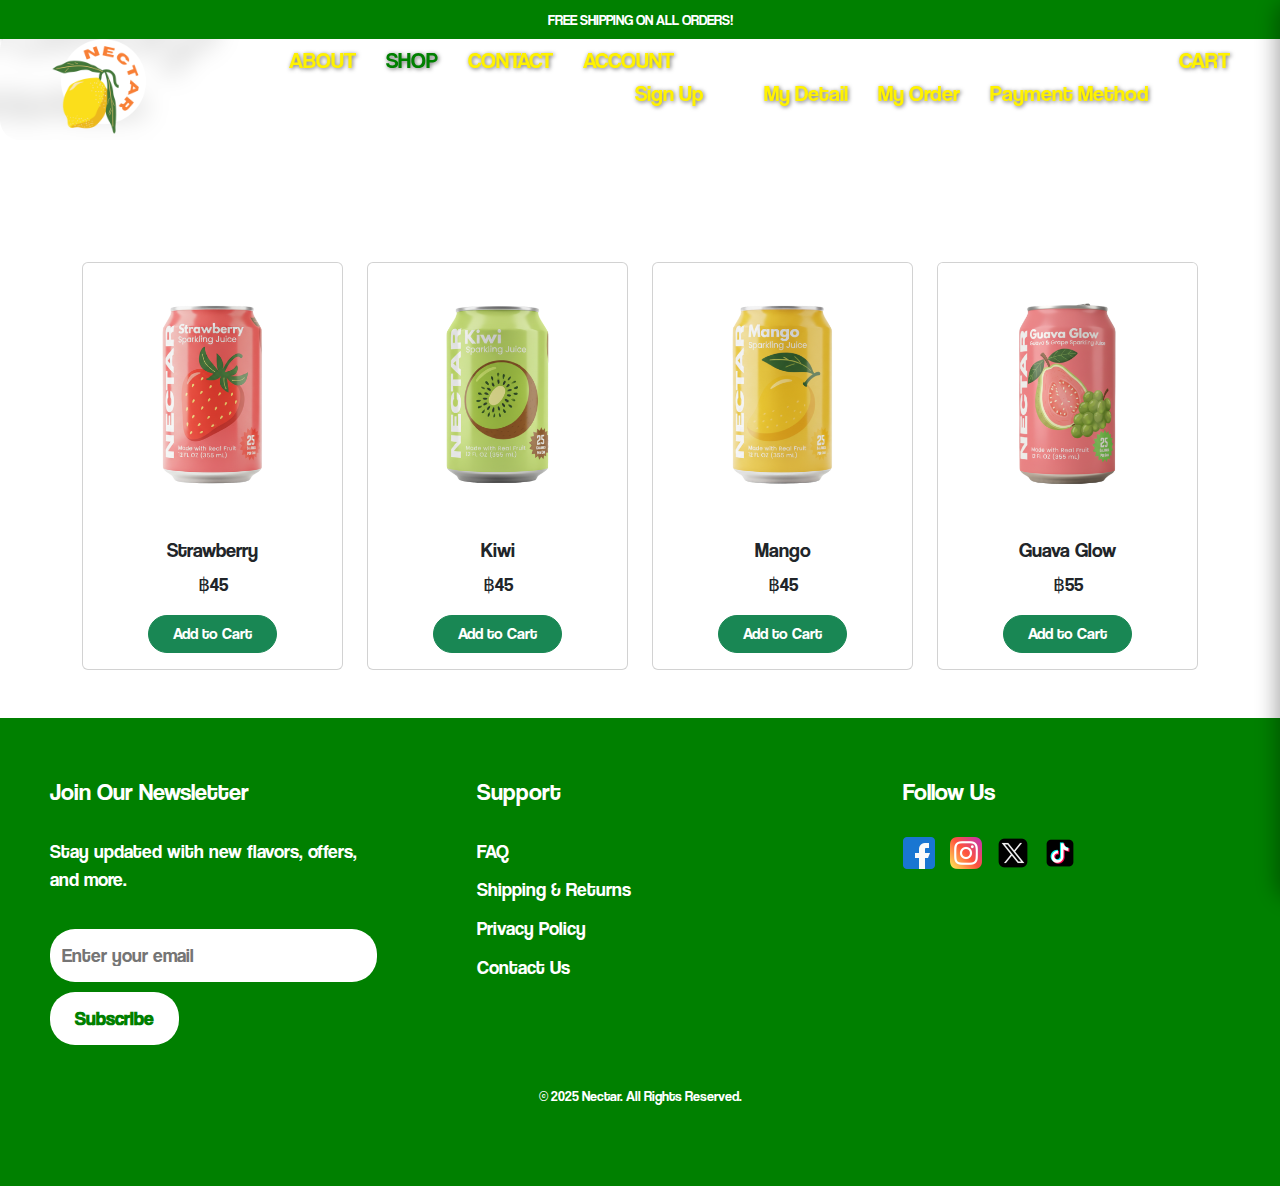
<file: shop.html>
<!DOCTYPE html>
<html lang="en">
<head>
  <meta charset="UTF-8" />
  <meta name="viewport" content="width=device-width, initial-scale=1.0"/>
    <link rel="icon" type="image/x-icon" href="images/favicon.png" />
    <link href="https://cdn.jsdelivr.net/npm/bootstrap@5.3.2/dist/css/bootstrap.min.css" rel="stylesheet" />
    <link rel="stylesheet" href="style.css" />

  <title>NECTAR - Shop</title>

</head>



<body>

<section class="header-elements">
  <!-- Cart Sidebar -->
  <div id="cartSidebar" class="cart-sidebar">
    <div class="cart-header">
      <h2>Your Cart</h2>
      <span class="close-btn" onclick="closeCart()">&times;</span>
    </div>
    <div class="cart-items">
      <p>Your cart is empty.</p>
    </div>
    <div class="cart-footer">
      <button class="checkout-btn" onclick="goToCheckout()">Checkout</button>
    </div>
  </div>

  <!-- Overlay -->
  <div id="cartOverlay" class="cart-overlay" onclick="closeCart()"></div>

  <!-- Top Bar -->
  <div class="top-bar">
    <span class="scroll-text">FREE SHIPPING ON ALL ORDERS!</span>
  </div>

  <!-- Navbar (start) -->
  <nav>

    <div class="logo">
      <a href="index.html">
        <img src="images/logo2.png" href="index.html" alt="Nectar Logo">
      </a>
    </div>

    <!-- Main Menu -->
    <ul id="mobileMenu">
      <li><a href="index.html#trim2">ABOUT</a></li>
      <li><a href="shop.html" style="color:green;">SHOP</a></li>
      <li><a href="contact.html">CONTACT</a></li>

      <li class="account-menu">
        <a href="#">ACCOUNT</a>
        <ul class="dropdown">
          <li><a href="signup.html" id="signupButton">Sign Up</a></li>
          <hr>
          <li><a href="detail.html">My Detail</a></li>
          <li><a href="index.html">My Order</a></li>
          <li><a href="payment.html">Payment Method</a></li>
        </ul>
      </li>
      <li><a href="cart.html">CART</a></li>
    </ul>

    <!-- Hamburger Button -->
    <div class="hamburger" onclick="toggleMenu()">
      <div></div>
      <div></div>
      <div></div>
    </div>

  </nav>
  <!-- Navbar (end) -->
</section>


<!-- Shop Hero Section -->
<section class="shop-hero">
  <div class="hero-text">
      <h1>Shop</h1>
        <p>Our Flavors</p>
  </div>
</section>

<!-- Shop Section -->
<main class="container my-5"><h2 class="text-center mb-4"></h2><div class="row g-4">
  <!-- Product 1 -->
  <div class="col-md-6 col-lg-3">
    <div class="card h-100 text-center">
      <img src="images/1.png" class="card-img-top" alt="Strawberry" />
      <div class="card-body">
        <h5 class="card-title">Strawberry</h5>
        <p class="card-text">฿45</p>
        <button class="btn btn-success rounded-pill px-4" onclick="addToCart('Strawberry', 45)">Add to Cart</button>
      </div>
    </div>
  </div>

  <!-- Product 2 -->
  <div class="col-md-6 col-lg-3">
    <div class="card h-100 text-center">
      <img src="images/3.png" class="card-img-top" alt="Kiwi" />
      <div class="card-body">
        <h5 class="card-title">Kiwi</h5>
        <p class="card-text">฿45</p>
        <button class="btn btn-success rounded-pill px-4" onclick="addToCart('Kiwi', 45)">Add to Cart</button>
      </div>
    </div>
  </div>

  <!-- Product 3 -->
  <div class="col-md-6 col-lg-3">
    <div class="card h-100 text-center">
      <img src="images/5.png" class="card-img-top" alt="Mango" />
      <div class="card-body">
        <h5 class="card-title">Mango</h5>
        <p class="card-text">฿45</p>
        <button class="btn btn-success rounded-pill px-4" onclick="addToCart('Mango', 45)">Add to Cart</button>
      </div>
    </div>
  </div>

  <!-- Product 4 -->
  <div class="col-md-6 col-lg-3">
    <div class="card h-100 text-center">
      <img src="images/7.png" class="card-img-top" alt="Guava Glow" />
      <div class="card-body">
        <h5 class="card-title">Guava Glow</h5>
        <p class="card-text">฿55</p>
        <button class="btn btn-success rounded-pill px-4" onclick="addToCart('Guava Glow', 55)">Add to Cart</button>
      </div>
    </div>
  </div>

</div>
</main>


<footer class="footer">
  <!-- Footer -->
  <div class="footer-container">
    <!-- Newsletter -->
    <div class="footer-newsletter">
      <h2>Join Our Newsletter</h2>
        <p>Stay updated with new flavors, offers, and more.</p>
        <form class="newsletter-form" onsubmit="newsletter()">
          <input type="email" placeholder="Enter your email" id="footer-email" required>
          <button type="submit">Subscribe</button>
        </form>
    </div>
    <!-- Support -->
    <div class="footer-support">
      <h2>Support</h2>
        <ul>
          <li><a href="#">FAQ</a></li>
          <li><a href="#">Shipping & Returns</a></li>
          <li><a href="#">Privacy Policy</a></li>
          <li><a href="contact.html">Contact Us</a></li>
        </ul>
    </div>
    <!-- Socials -->
    <div class="footer-socials">
      <h2>Follow Us</h2>
        <div class="social-icons">
          <a href="#"><img src="images/facebook.png" alt="Facebook"></a>
          <a href="#"><img src="images/instagram.png" alt="Instagram"></a>
          <a href="#"><img src="images/twitter.png" alt="Twitter"></a>
          <a href="#"><img src="images/tiktok.png" alt="TikTok"></a>
        </div>
    </div>
  </div>

  <div class="footer-bottom">
    <p>&copy; 2025 Nectar. All Rights Reserved.</p>
  </div>
</footer>

  

</body>
</html>

<!-- JS SCRIPT -->
<script src="js/script.js"></script>
</file>
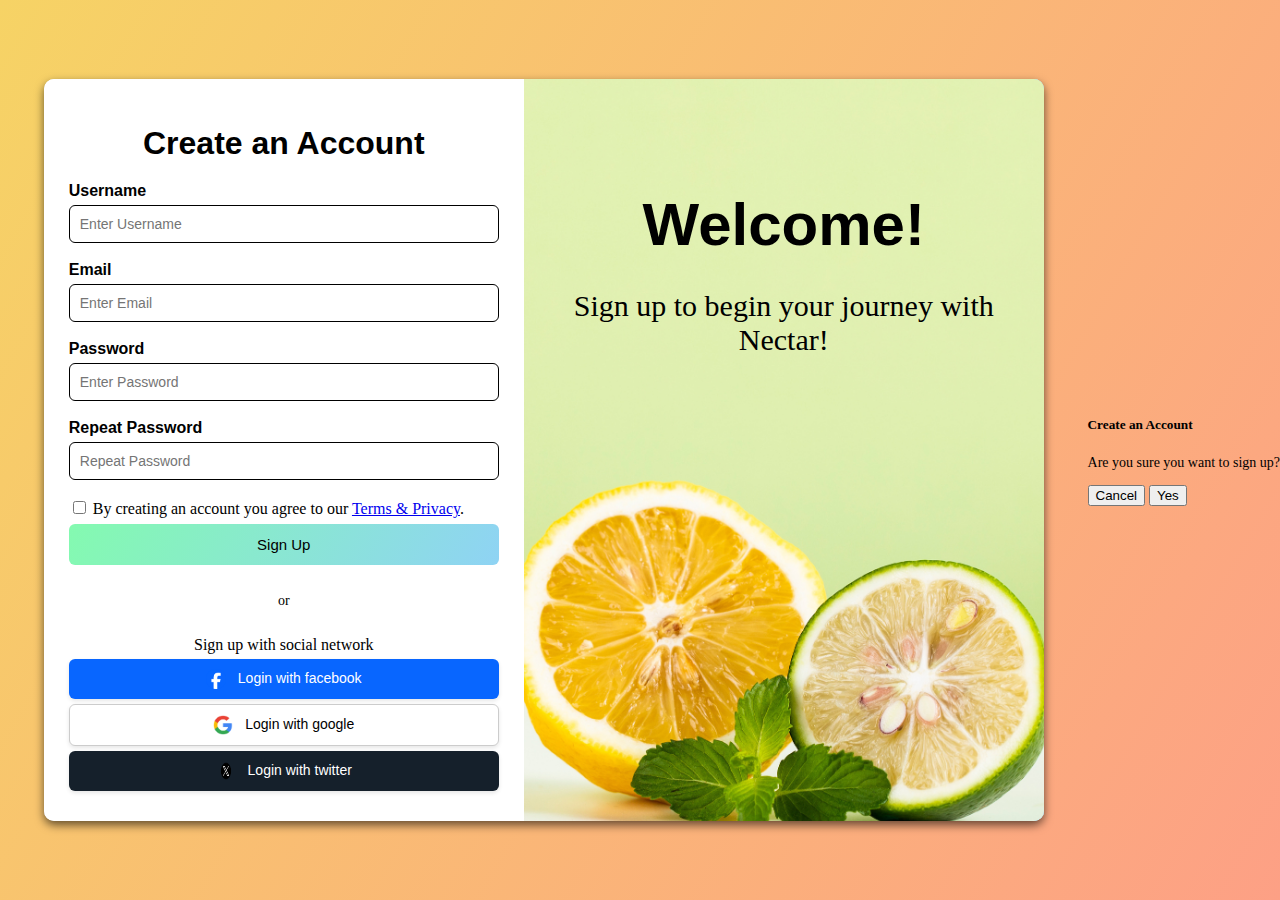
<file: signup.html>
<!DOCTYPE html>
<html lang="en">
<head>
    <meta charset="UTF-8">
    <meta name="viewport" content="width=device-width, initial-scale=1.0">
    <link rel="icon" type="image/x-icon" href="images/favicon.png" />
    <link href="https://cdn.jsdelivr.net/npm/bootstrap@5.3.8/dist/css/bootstrap.min.css" rel="stylesheet" integrity="sha384-sRIl4kxILFvY47J16cr9ZwB07vP4J8+LH7qKQnuqkuIAvNWLzeN8tE5YBujZqJLB" crossorigin="anonymous">
    <title>Sign Up</title>

     <style>
        
        body{

            background-image: linear-gradient(120deg, #f6d365 0%, #fda085 100%);
            display: flex;
            justify-content: center;
            align-items: center;
            height: 100vh;
            margin: 0;
            padding: 0;
            box-sizing: border-box;
            font-family: 'Gill Sans', 'Gill Sans MT';

        }
        div .text-container h1{
            font-size: 60px;
        }
        div .text-container p{
            font-size: 30px;
           
        }
        div .text-container{
            height: 600px;
        }
        .container{
            display: flex;
            flex-wrap: wrap;
            align-items: stretch;
            width:90%;
            max-width: 1000px;
            background-color: white;
            border-radius: 10px;
            box-shadow: 0 4px 10px rgba(0,0,0,0.6);
            overflow: hidden;
            margin: auto;
        }

        #login-box{
            flex:1 1 400px;
            box-sizing: border-box;
            padding:25px;
            min-width: 300px;
            background: white;
            box-shadow: 0 4px 10px rgba(0,0,0,0.3);
           
        }
        .right-side{
            flex: 1 1 400px;
            min-width: 300px;
            display: flex;
            padding: 20px;
            color:black;
            text-align: center;
            flex-direction: column;
            justify-content: center;
            align-items: center;
            background-color: #8fd3f4;
            background-image: url(images/Lovepik_com-400297892-lemon-mint-mobile-phone-wallpaper_hb.jpg);
            background-position: center;
            background-size: cover;

                      
            
        }
        

        h1{
            text-align: center;
            font-family: sans-serif;
            margin-bottom: 20px;
        }
        
       
        label{
            display: block;
            font-size: 14px;
            font-family: 'Franklin Gothic Medium', 'Arial Narrow', Arial, sans-serif;
            font-weight: bold;
            margin-bottom: 5px;
            font-size: medium;
            
        }
        .form-group{
            margin-bottom: 18px;
        }
        input[type="text"] {
            width: 100%;
            padding: 10px;
            border: 1px solid black;
            font-size: 14px;
            border-radius: 6px;
            box-sizing: border-box;
            outline:none;

        }
        input[type="password"] {
            width: 100%;
            padding: 10px;
            border: 1px solid black;
            font-size: 14px;
            border-radius: 6px;
            box-sizing: border-box;
            outline:none;
            


        }
        input[type="email"] {
            width: 100%;
            padding: 10px;
            border: 1px solid black;
            font-size: 14px;
            border-radius: 6px;
            box-sizing: border-box;
            outline:none;

        }
        input[type="checkbox"]{
            margin-bottom: 10px;
            padding-bottom: 10px;
        }
        
        #login-box button[type="button"]{
            width: 100%;
            padding:12px;
            border:none;
            background-image: linear-gradient(120deg, #84fab0 0%, #8fd3f4 100%);
            color:  rgb(0, 0, 0) ;
            font-size: 15px;
            border-radius: 6px;
            cursor: pointer;

        }
        #login-box button[type="button"]:hover{
            background-image: linear-gradient(120deg, #84fab0 0%, #8fd3f4 100%);
            box-shadow: 0px 2px 4px rgba(0, 0, 0, 0.1); ;
        }
        
        .bottom{
            margin-top: 20px;
            text-align: center;

        }
        .bottom hr{
            margin: 15px 0;
            border: none;
            height: 1px;


        }
        .social-signin{
            display: block;
            width:100%;
            margin:5px 0;
            padding: 10px;
            font-size: 14px;
            border-radius: 6px;
            border:none;
            cursor: pointer;
            align-items: center;
            justify-items: center;
            
        }
        .social-signin img{
            width: 20px;
            height:20px;
            vertical-align: middle;
            margin-right: 8px;
        }
        p{
            font-size: 14px;
            text-align: center;
        }
        .facebook{
            background: rgb(08,102,255);
            color:white;
            box-shadow: 0px 2px 4px rgba(0, 0, 0, 0.1); ;
        }
        .twitter{
            background: #15202b;
            color:white;
            box-shadow: 0px 2px 4px rgba(0, 0, 0, 0.1); ;
        }
        .google{
            background: #ffffff;
            color:black;
            border: 1px solid #ccc;
            box-shadow: 0px 2px 4px rgba(0, 0, 0, 0.1); ;
        }
        
        .bottom p {
            margin-top: 15px;
        }
        .or-container{
            display: flex;
            align-items: center ;
            text-align: center;
            margin: 20px 0;
        }
       .or-container hr{
        flex:1px;
        border:none ;
        height: 1px;
        
       }
       .or-container span{
        margin:0 10px;
        font-size: 14px;

       }
       @media(max-width: 768px){
        .container{
            flex-direction: column;
            width: 100%;
        }
        .right-side{
            display: none;
        }
        
       }


     </style>


</head>
<body>


<div class="container" >
    <div id="login-box">
        <form id="signupForm">
            <h1>Create an Account</h1>

            <div class="required form-group ">
                <label>Username</label>
                <input type="text" id="username" placeholder="Enter Username" required>
            </div>
            
            
            <div class="required form-group ">
                <label>Email</label>
                <input type="email" id="email" placeholder="Enter Email" required >
            </div>
            

            <div class="required form-group ">
                <label>Password</label>
                <input type="password" id="password" placeholder="Enter Password" required maxlength="10">
            </div>
           

            <div class="required form-group ">
                <label>Repeat Password</label>
                <input type="password" id="password2" placeholder="Repeat Password" required maxlength="10">
            </div>
          

            <input type="checkbox" id="agreeCheckbox"  required/> By creating an account you agree to our <a href="#">Terms & Privacy</a>.

            <button type="button" class="btn btn-primary" id="opensignupModal" data-bs-toggle="modal" data-bs-target="#signupModal">Sign Up</button>

            <p id="message"></p>
          
        </form>
        <div class="bottom">
            <div class="or-container">
                 <hr>
                 <span>or</span>
                 <hr>
            </div>
            <span class="loginwith">Sign up with social network</span>
        
            <button class="social-signin facebook">
                <img src="images/Facebook_Logo_2023.png" alt="Facebook" href="#">
                Login with facebook</button>
            <button class="social-signin google">
                <img src="images/download (2).png" alt="Google" href="#">
                Login with google</button>
            <button class="social-signin twitter">
                <img src="images/download (1).png" alt="Twitter" href="#">
                Login with twitter</button>  
        </div>
     
    </div>
    
    <div class="right-side">
        <div class="text-container">

            <h1>Welcome!</h1>
            <p>Sign up to begin your journey with Nectar!</p>
        </div>
    </div>
</div>


  <div class="modal fade" id="signupModal" tabindex="-1">
            <div class="modal-dialog">
                <div class="modal-content">

                    <div class="modal-header">
                        <h5 class="modal-title">Create an Account</h5>
                           
                    </div>

                    <div class="modal-body">
                         <p>Are you sure you want to sign up?</p>
                    </div>
                    <div class="modal-footer">
                        <button type="button" class="btn btn-secondary" data-bs-dismiss="modal">Cancel</button>
                        <button type="button" class="btn btn-primary" id="confirmSignup">Yes</button>
                    </div>
                </div>
            </div>
        </div>
 

        <script src="https://cdn.jsdelivr.net/npm/bootstrap@5.3.8/dist/js/bootstrap.bundle.min.js" integrity="sha384-FKyoEForCGlyvwx9Hj09JcYn3nv7wiPVlz7YYwJrWVcXK/BmnVDxM+D2scQbITxI" crossorigin="anonymous"></script>        
</body>
</html>


<script>
    window.onload = function(){
    document.getElementById('signupModal').addEventListener('shown.bs.modal', function(){
        document.getElementById('confirmSignup').focus();
    });

    

    document.getElementById("confirmSignup").onclick = function() {
      

        var user=document.getElementById("username").value.trim();
        var email=document.getElementById("email").value.trim();
        var password=document.getElementById("password").value;
        var password2=document.getElementById("password2").value;
        var checkbox=document.getElementById("agreeCheckbox");
        
       

        if(!user || !email || !password || !password2){
            alert("Please fill in all fields before siging up.");
            return;
        }

        if(password !== password2){
            alert("Your passwords do not match!");
            return;
            
        }
         if(!checkbox.checked){
            alert("You must agree to Term & Privacy before signing up.")
            return;
        }

        var signupModal = bootstrap.Modal.getInstance(document.getElementById('signupModal'));
        signupModal.hide();

        localStorage.setItem("user", user);
        localStorage.setItem("email", email)
        localStorage.setItem("password", password);

        alert("Create Account Successful!");

        setTimeout(function(){
            window.location = "index.html";
        },1000); 

    };
    }
    
</script>
</file>
<file: style.css>
/* Reset */
* {
  margin: 0;
  padding: 0;
  box-sizing: border-box;
}

/* Fonts */
@font-face {
  font-family: 'Coolvetica Rg It';
  src: url('fonts/Coolvetica Rg It.otf') format('opentype');
}
@font-face {
  font-family: 'Coolvetica Rg';
  src: url('fonts/Coolvetica Rg.otf') format('opentype');
}

/* Body */
body {
  font-family: 'Coolvetica Rg', sans-serif;
  background-color: white;
  font-size: larger;
  color: white;
}

/* Top Bar */
.top-bar {
  background: green;
  color: #fff;
  text-align: center;
  padding: 9px;
  font-size: 14px;
  overflow: hidden;
  position: relative;
  z-index: 1100;
}

/* Navbar */
nav {
  position: fixed;
  top: 30px;
  left: 0;
  width: 100%;
  border-radius: 20px;
  display: flex;
  justify-content: space-between;
  align-items: center;
  padding: 5px 50px;
  background: rgba(255, 255, 255, 0);
  backdrop-filter: blur(12px);
  -webkit-backdrop-filter: blur(12px);
  z-index: 1000;
}
nav .logo img { height: 100px; }
nav ul {
  color: rgb(255, 242, 0);
  text-shadow: 1px 1px 4px rgb(108, 108, 108);
  list-style: none;
  display: flex;
  gap: 30px;
  margin-left: 20px;
}
nav ul li {
  font-weight: 500;
  font-size: 22px;
  cursor: pointer;
}
nav .actions { display: flex; gap: 20px; font-weight: 500; cursor: pointer; }

/* Hamburger button */
.hamburger {
  display: none;
  flex-direction: column;
  cursor: pointer;
  gap: 5px;
}
.hamburger div {
  width: 38px;
  height: 7px;
  border-radius: 10px;
  background: white;
}

/* Mobile menu hidden by default */
/* Navbar Links */
nav ul li a,
nav .actions ul li a {
  text-decoration: none;        /* remove underline */
  color: rgb(255, 242, 0);      /* match your yellow nav text */
  text-shadow: 1px 1px 4px rgb(108, 108, 108);
  font-size: 22px;
  font-weight: 500;
  transition: color 0.2s ease;
}

/* Hover effect */
nav ul li a:hover,
nav .actions ul li a:hover {
  color: green;
}


/* Hamburger menu items hover */
nav ul.show li:hover {
  color: green;
  transition: color 0.1s ease;
}

/* Account & Cart hover (in actions list) */
nav .actions ul li:hover {
  color: green;
  transition: color 0.1s ease;
}

/* Responsive Navbar */
@media (max-width: 768px) {
  nav ul {
    display: none;                /* hide on mobile */
    position: absolute;
    top: 80px;
    right: 20px;
    flex-direction: column;       /* vertical menu */
    background: #ffffffae;
    padding: 15px;
    border-radius: 10px;
    gap: 15px;
  }

  nav ul.show {
    display: flex;                /* show when hamburger clicked */
  }

  .hamburger {
    display: flex;                /* show hamburger on mobile */
  }
}

/* =================== CART SIDEBAR =================== */
.cart-sidebar {
  position: fixed;
  top: 0;
  right: -400px; /* hidden by default */
  width: 400px;
  height: 100%;
  background-color: white;
  box-shadow: -5px 0 20px rgba(0,0,0,0.3);
  z-index: 1200;
  display: flex;
  flex-direction: column;
  transition: right 0.3s ease;
  border-radius: 20px 0 0 20px;
  overflow-y: auto;
}

.cart-sidebar.active {
  right: 0; /* slide in */
}

.cart-header {
  display: flex;
  justify-content: space-between;
  align-items: center;
  padding: 20px;
  border-bottom: 1px solid #ddd;
}

.cart-header h2 {
  font-size: 28px;
  color: green;
}

.close-btn {
  font-size: 30px;
  cursor: pointer;
  color: green;
  font-weight: bold;
}

.cart-items {
  flex: 1;
  padding: 20px;
  color: black;
}

.cart-items p {
  font-size: 20px;
  margin-bottom: 15px;
}

.cart-footer {
  padding: 20px;
  border-top: 1px solid #ddd;
}

.checkout-btn {
  width: 100%;
  padding: 15px;
  background-color: green;
  color: white;
  font-size: 20px;
  font-weight: 600;
  border: none;
  border-radius: 50px;
  cursor: pointer;
  box-shadow: 2px 2px 10px rgba(0,0,0,0.3);
}

.checkout-btn:hover {
  background-color: #0c7a43;
}

/* Overlay behind cart */
.cart-overlay {
  position: fixed;
  top: 0;
  left: 0;
  width: 100%;
  height: 100%;
  background: rgba(0,0,0,0.5);
  z-index: 1100;
  display: none;
}

.cart-overlay.active {
  display: block;
}

/* Responsive Cart Sidebar */
@media (max-width: 768px) {
  .cart-sidebar {
    width: 90%;
  }
}


/* Hero Section */
.hero {
  width: 100%;
  height: 100vh;
  display: flex;
  justify-content: flex-start;
  align-items: center;
  padding: 0 50px;
  background-image: url('images/nectar-hero3.png');
  background-size: cover;
  background-position: center;
  background-repeat: no-repeat;
  position: relative;
  padding-top: 140px;
}

.hero-text {
  max-width: 50%;
  color: #ffffff;
  z-index: 1;
  position: relative;
  top: -90px; 
}

.hero-text h1 { font-size: 100px; line-height: 1.1; font-weight: 800; margin-bottom: 20px; text-shadow: 2px 2px 10px rgba(0,0,0,0.6); }
.hero-text p { font-size: 30px; margin-bottom: 30px; text-shadow: 2px 2px 10px rgba(0,0,0,0.6); }
.hero-text button { padding: 15px; background: green; color: white; border: none; border-radius: 30px; font-size: 18px; font-weight: 600; cursor: pointer; box-shadow: 2px 2px 10px rgba(0,0,0,0.6); }
.hero::before {
  content: "";
  position: absolute;
  top: 0; left: 0;
  width: 100%; height: 100%;
  background: rgba(0,0,0,0.1);
  z-index: 0;
}

/* Content */
.img-facts { padding: 50px 50px; margin-bottom: 20px; }
.img-facts img { width: 170px; height: 170px; padding: 20px; }
#Real-Fruits { width: 200px; height: 140px; }
.content { color: orange; text-align: center; font-size: 40px; padding-top: 80px; }
.img-title { font-family: 'Coolvetica Rg It', sans-serif; }
.trim, .trim2 { width: 100%; overflow: hidden; line-height: 0; }
.trim img, .trim2 img { display: block; width: 100%; height: auto; }
.image-container { width: 100%; padding-bottom: 30px; text-align: center; background-color: rgb(255, 166, 0); }
.image-container h1 { padding-bottom: 30px; color: white; }
.drinks { display: flex; justify-content: center; gap: 30px; flex-wrap: wrap; }
.product { position: relative; width: 375px; height: 475px; overflow: hidden; cursor: pointer; border-radius: 125px; }
.product img { width: 100%; height: 100%; object-fit: cover; position: absolute; background-color: white; top: 0; left: 0;}
.product img.hover-img { opacity: 0; }
.product:hover img.hover-img { opacity: 1; }
.product:hover img.main-img { opacity: 0; }
.add-to-cart { position: absolute; bottom: 10px; left: 50%; transform: translateX(-50%); padding: 15px; background-color: green; color: white; border: none; opacity: 0; font-size: 18px; font-weight: 600; border-radius: 50px; box-shadow: 2px 2px 10px rgba(0,0,0,0.6); cursor: pointer; }
.product:hover .add-to-cart { opacity: 1; }

/* About Section */
.about { width: 100%; padding: 40px 150px 60px 150px; font-size: 35px; }

/* Quote Section */
.quote {
  font-size: 8vw;
  font-weight: bold;
  text-align: center;
  color: orange;
  margin-top: 60px;
}

.flip-container {
  display: inline-block;
  overflow: hidden;
  vertical-align: middle;
  height: 1.2em; /* height of a single word */
}

.flip-words {
  display: flex;
  flex-direction: column;
  animation: slideWords 6s linear infinite;
}

.flip-words span {
  line-height: 1.16em; /* match container height */
}

@keyframes slideWords {
  0%, 20% { transform: translateY(0); }
  33%, 53% { transform: translateY(-1.2em); }
  66%, 86% { transform: translateY(-2.4em); }
  100% { transform: translateY(0); }
}


/* Shape Hero */
.shape-hero {
  position: relative;
  height: 100vh;
  display: flex;
  align-items: center;
  justify-content: flex-start;
  padding: 70px;
  background: white;
  overflow: hidden;
}
.shape-hero .hero-bg {
  position: absolute;
  top: 0; left: 0;
  width: 100%; height: 100%;
  object-fit: cover;
  z-index: 0;
}
.shape-hero .hero-content { position: relative; z-index: 2; max-width: 800px; color: white; }
.shape-hero .hero-content h1 { font-size: 110px; margin-right: 130px; font-family: 'Coolvetica Rg It', sans-serif; }
.shape-hero .hero-content h2 { font-size: 50px; margin-right: 130px; margin-bottom: 20px; font-family: 'Coolvetica Rg', sans-serif; }
.shape-hero .hero-content p { font-size: 30px; margin-bottom: 30px; margin-right: 130px; }
.shape-buynow { margin-right: 130px; padding: 16px 20px; background: #87df61; color: white; border: none; border-radius: 100px; font-size: 30px; font-weight: 600; cursor: pointer; box-shadow: 2px 2px 10px rgba(0,0,0,0.6); }

/* Hero Image Cut-out Effect */
.shape-hero .hero-image {
  position: absolute;
  top: 30px;
  right: 95px;
  width: 200px;
  z-index: 3;
  transition: transform 0.5s ease; /* smooth push-out */
}

.shape-hero .hero-image img {
  width: 100%;
  display: block;
}

.shape-hero .hero-image:hover {
  transform: scale(1.2); /* push out effect */
}

/* Carousel */
.carousel { overflow: hidden; width: 100%; margin: 50px auto; border-radius: 15px; }
.carousel-track { display: flex; width: calc(200%); animation: scroll 35s linear infinite; }
.carousel img { width: 550px; height: 500px; object-fit: cover; margin-right: 20px; border-radius: 10px; }
@keyframes scroll { 0% { transform: translateX(0); } 100% { transform: translateX(-100%); } }
.carousel:hover .carousel-track { animation-play-state: paused; }

/* Footer */
.footer {
  background: green;
  color: white;
  padding: 60px 50px;
  font-family: 'Coolvetica Rg', sans-serif;
}
.footer-container {
  display: flex;
  flex-wrap: wrap;
  justify-content: space-between;
  max-width: 1200px;
  margin: 0 auto;
  gap: 100px;
}
.footer-newsletter, .footer-support, .footer-socials {
  flex: 1; min-width: 220px;
  display: flex; flex-direction: column; gap: 15px;
}
.footer h2 { color: white; margin-bottom: 15px; font-size: 24px; }
.footer p { margin-bottom: 20px; color: white; }
.newsletter-form { display: flex; gap: 10px; flex-wrap: wrap; }
.newsletter-form input { padding: 12px; border-radius: 25px; border: none; flex: 1; min-width: 220px; }
.newsletter-form button { padding: 12px 25px; border: none; border-radius: 25px; background: white; color: green; font-weight: bold; cursor: pointer; }
.footer-support ul { list-style: none; padding: 0; }
.footer-support li { margin-bottom: 10px; }
.footer-support a { color: white; text-decoration: none; transition: color 0.3s; }
.footer-support a:hover { color: #ffd700; }
.social-icons { display: flex; gap: 15px; }
.social-icons img { width: 32px; height: 32px; transition: transform 0.3s; }
.social-icons img:hover { transform: scale(1.2); }
.footer-bottom { text-align: center; margin-top: 40px; font-size: 14px; color: white; }

/* Responsive Footer & Layout */
@media (max-width: 768px) {
  .footer-container { flex-direction: column; align-items: center; text-align: center; gap: 30px; }
  .footer-newsletter, .footer-support, .footer-socials { min-width: auto; }
  .social-icons { justify-content: center; }
  .drinks { flex-direction: column; align-items: center; }
  .hero-text { max-width: 90%; }
  .shape-hero .hero-content { max-width: 90%; margin-right: 0; }
  .shape-hero .hero-image { width: 150px; right: 20px; top: 20px; }
  .about { padding: 30px 20px; font-size: 28px; }
  .hero-text h1 { font-size: 60px; }
  .hero-text p { font-size: 20px; }
  .shape-hero .hero-content h1 { font-size: 60px; }
  .shape-hero .hero-content h2 { font-size: 30px; }
  .shape-hero .hero-content p { font-size: 18px; }
  .shape-buynow { font-size: 20px; padding: 12px 16px; }
}

/* ===================CONTACT====================== */
/* Contact Hero */

.contact-hero {
  width: 100%;
  height: 100vh;
  display: flex;
  justify-content: flex-start;
  align-items: center;
  padding: 0 50px;
  background-image: url('images/nectar-hero2.png');
  background-size: cover;
  background-position: center;
  background-repeat: no-repeat;
  position: relative;
  padding-top: 140px;
}


.contact-hero .hero-text {
  text-align: center;
  color: white;
}

.contact-hero h1 {
  font-size: 90px;
  font-family: 'Coolvetica Rg It', sans-serif;
  text-shadow: 2px 2px 10px rgba(0,0,0,0.6);
  margin-bottom: 20px;
}

.contact-hero p {
  font-size: 28px;
  text-shadow: 2px 2px 10px rgba(0,0,0,0.6);
}

/* Contact Split Section */
.contact-split {
  display: flex;
  justify-content: space-between;
  align-items: flex-start;
  gap: 80px;
  padding: 100px 10%;
  background: orange; /* Nectar brand style */
  color: white;
}

.contact-info,
.contact-form-container {
  flex: 1;
}

.contact-info h2,
.contact-form-container h2 {
  font-size: 50px;
  font-weight: 50;
  margin-bottom: 30px;
  font-family: 'Coolvetica Rg It', sans-serif;
}

.contact-info p {
  margin: 15px 0;
  font-size: 26px;
  font-weight: 50;
  line-height: 1.5;
}

.contact-form input,
.contact-form textarea {
  width: 100%;
  padding: 18px;
  margin-bottom: 20px;
  border: none;
  border-radius: 20px;
  font-size: 18px;
  font-family: 'Coolvetica Rg', sans-serif;
  color: black;
}

.contact-form textarea {
  resize: none;
}

.contact-form button {
  padding: 15px 30px;
  background: green;
  color: white;
  border: none;
  border-radius: 50px;
  font-size: 20px;
  font-weight: 600;
  cursor: pointer;
  box-shadow: 2px 2px 10px rgba(0,0,0,0.5);
}

/* Responsive */
@media (max-width: 900px) {
  .contact-split {
    flex-direction: column;
    padding: 60px 8%;
    gap: 40px;
  }

  .contact-info h2,
  .contact-form-container h2 {
    font-size: 32px;
  }

  .contact-info p {
    font-size: 18px;
  }
}
</file>
